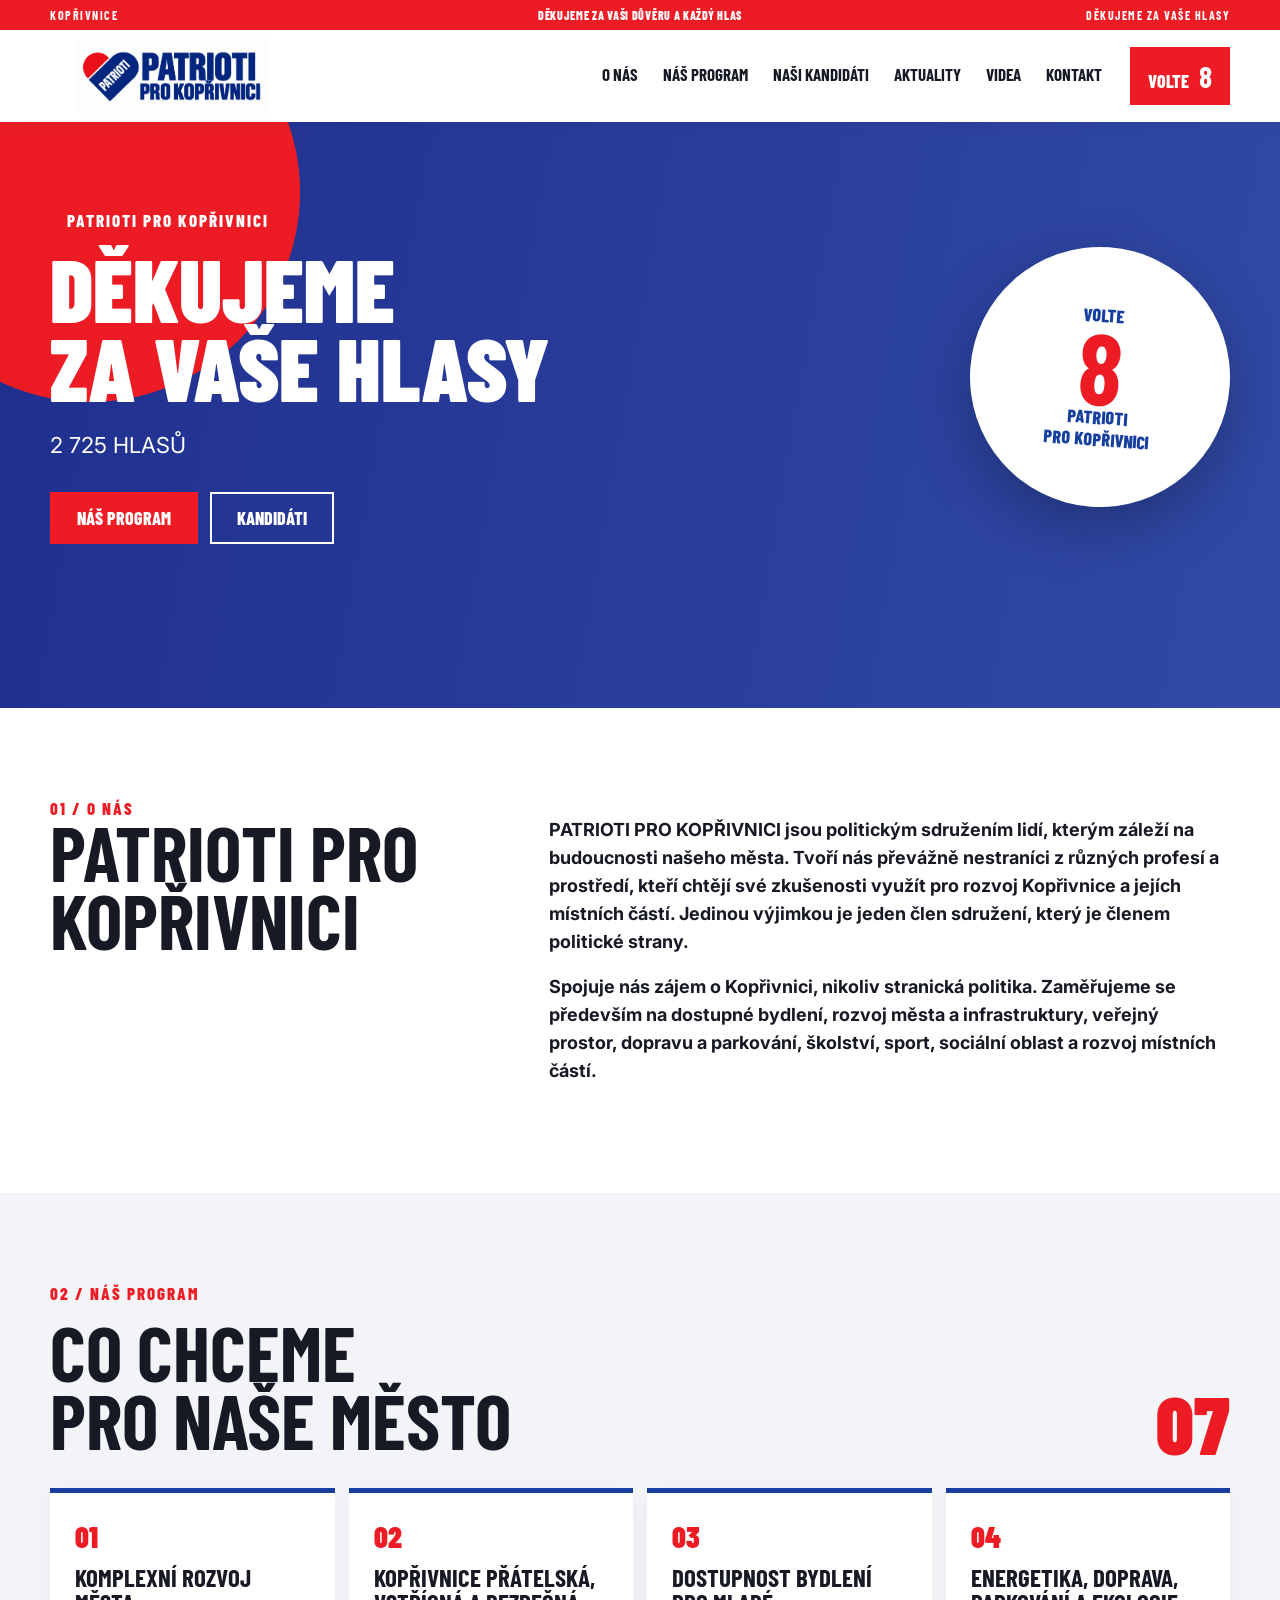
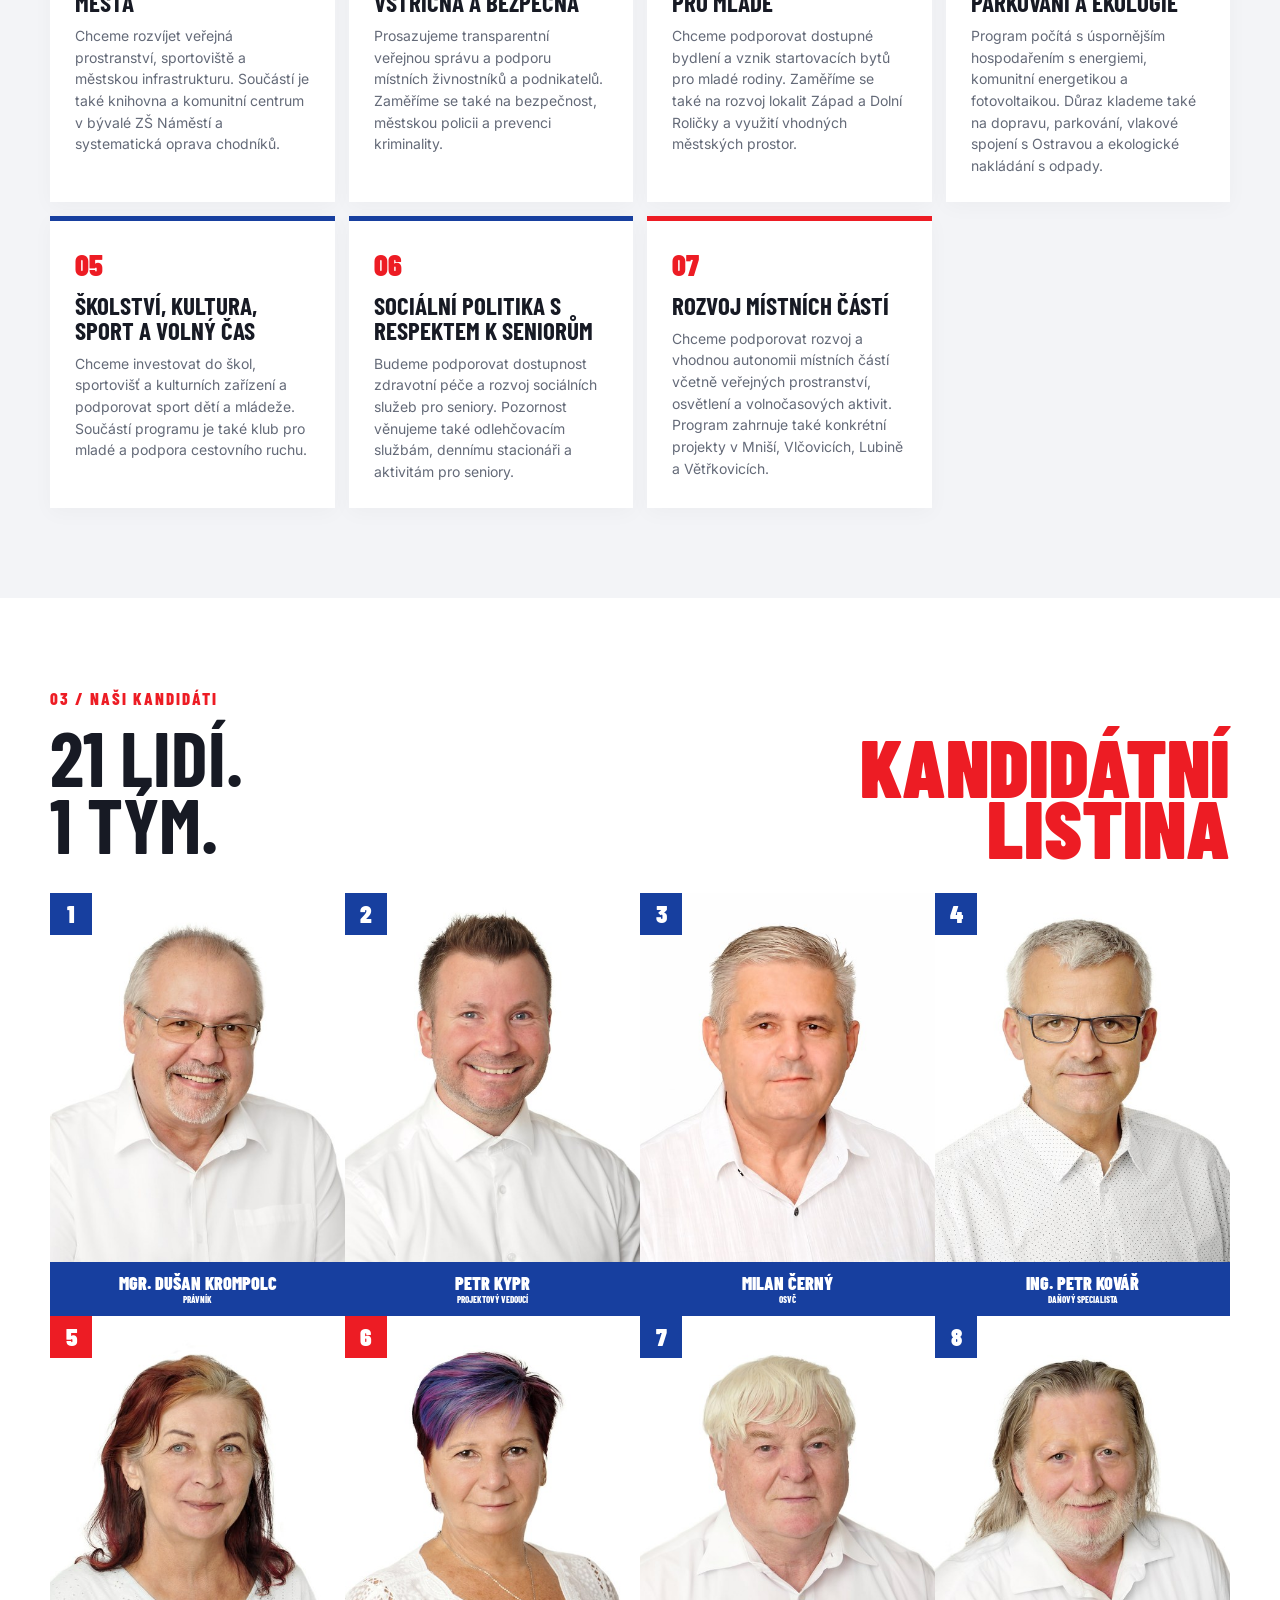
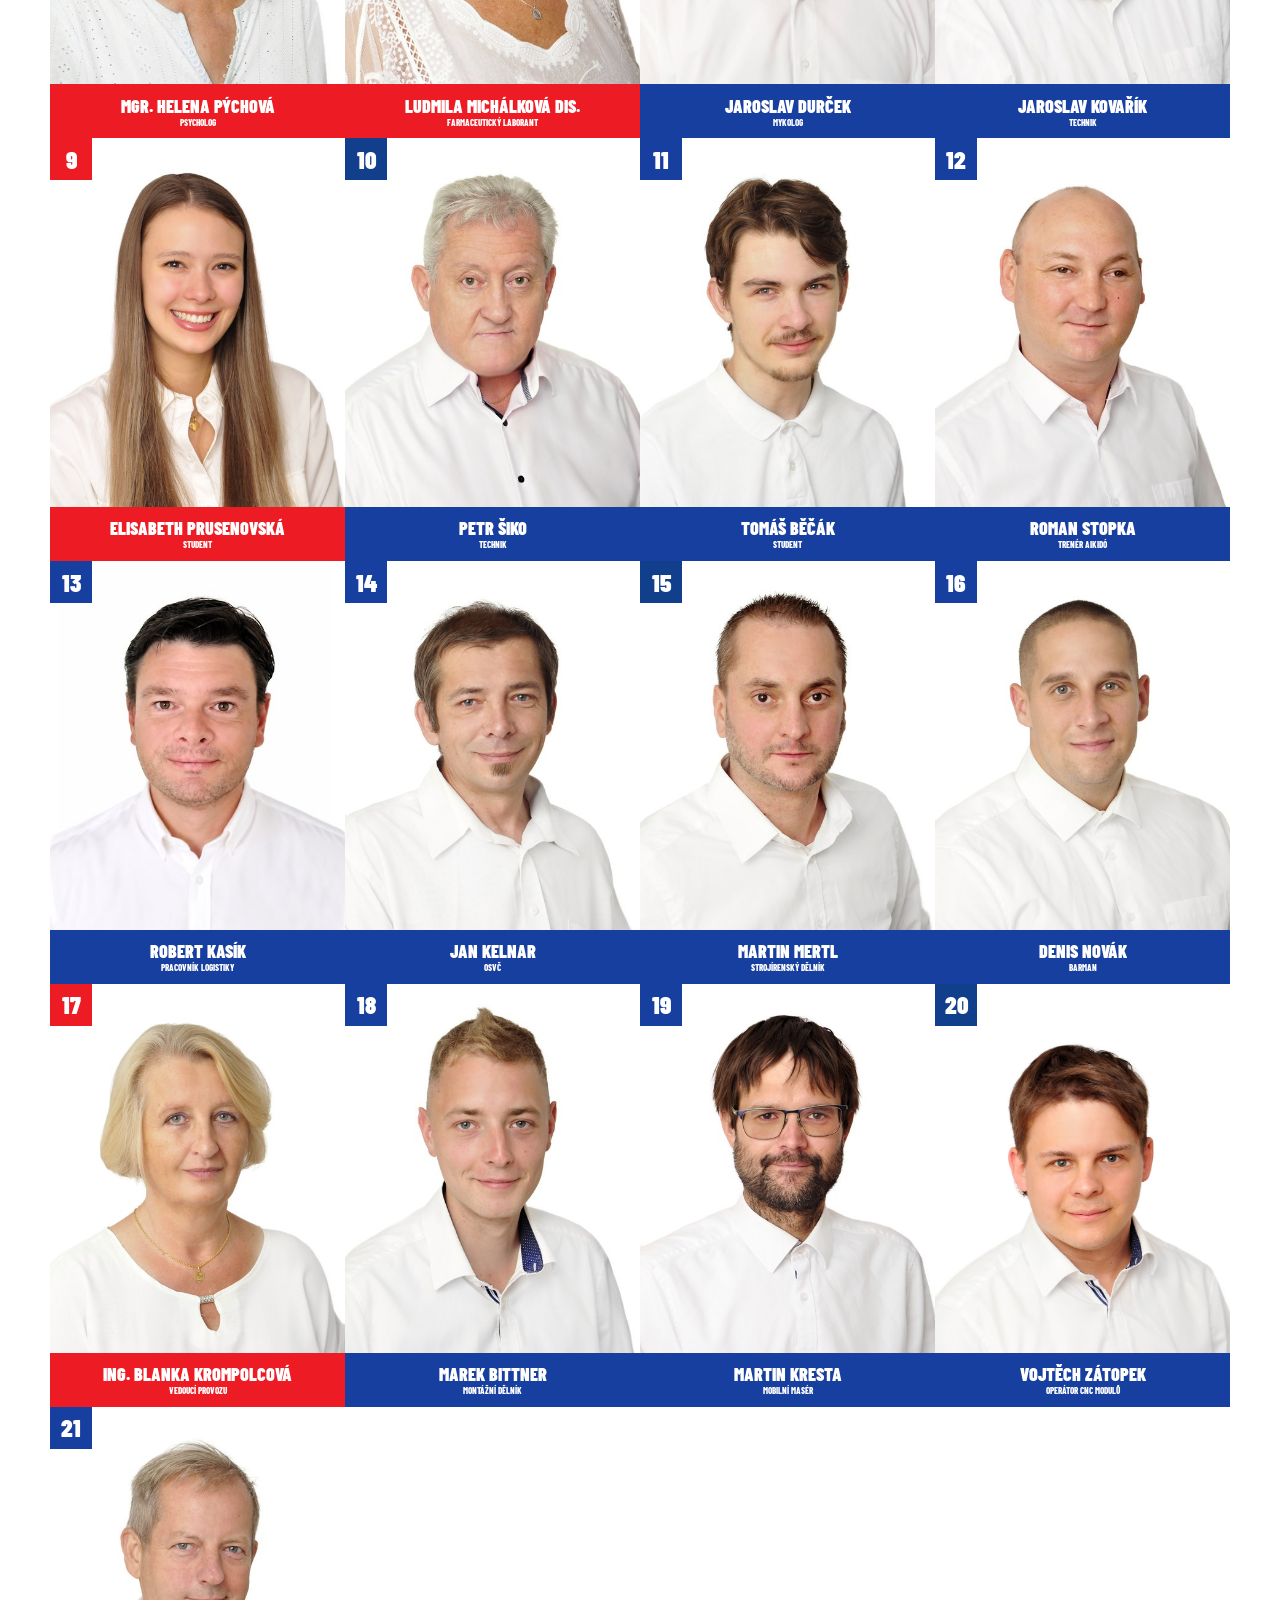
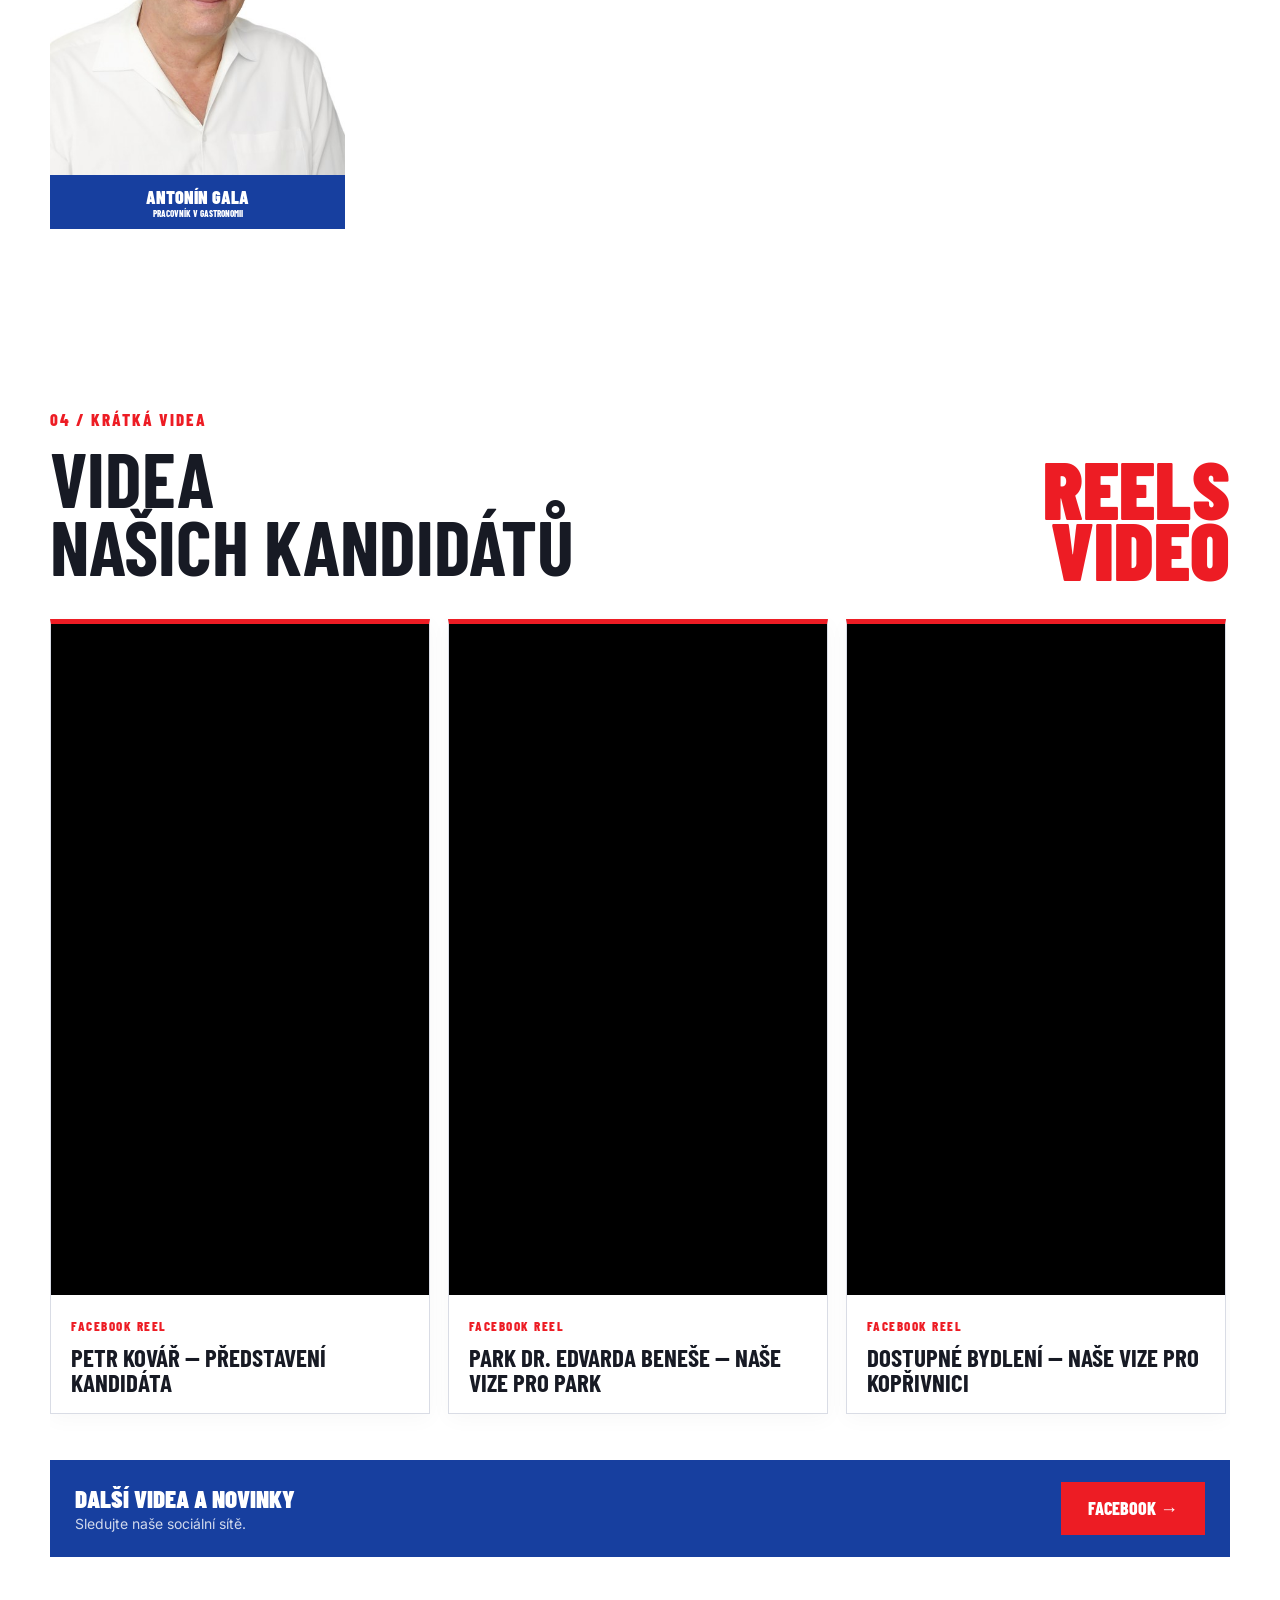
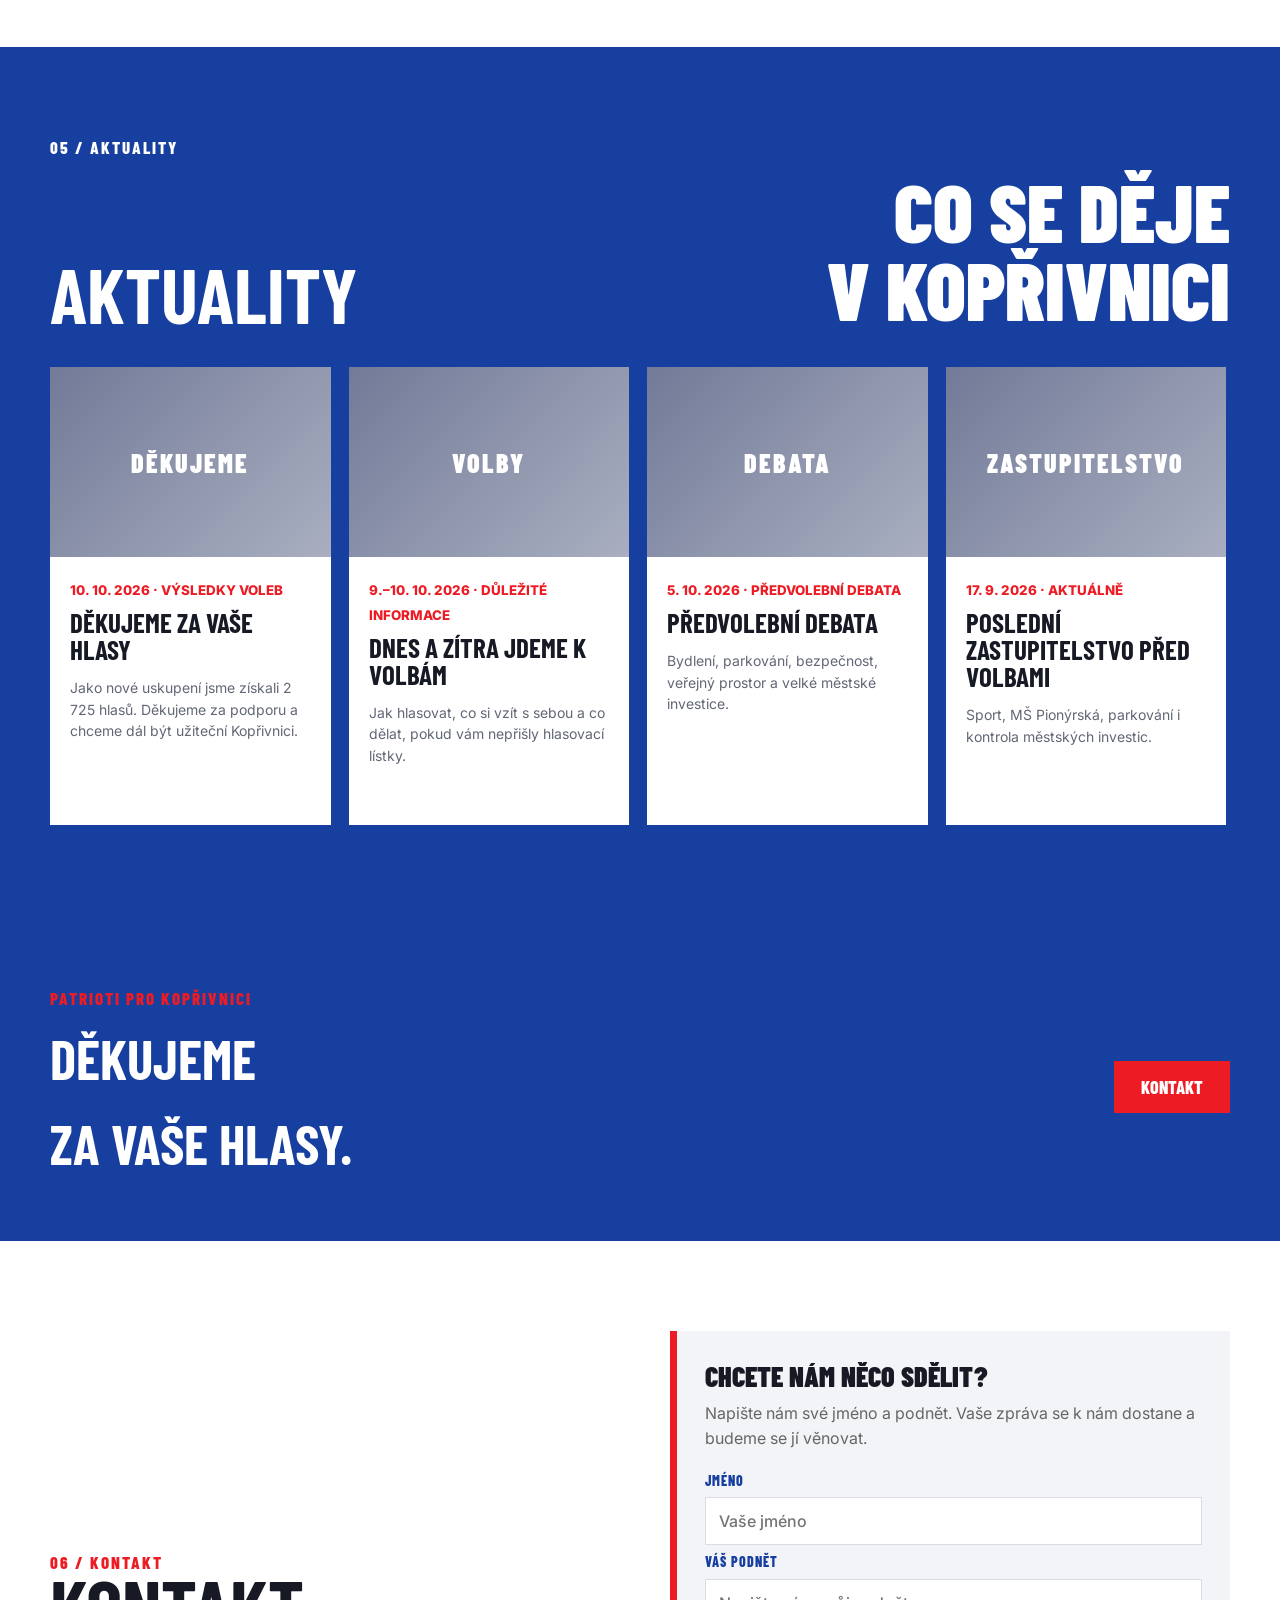
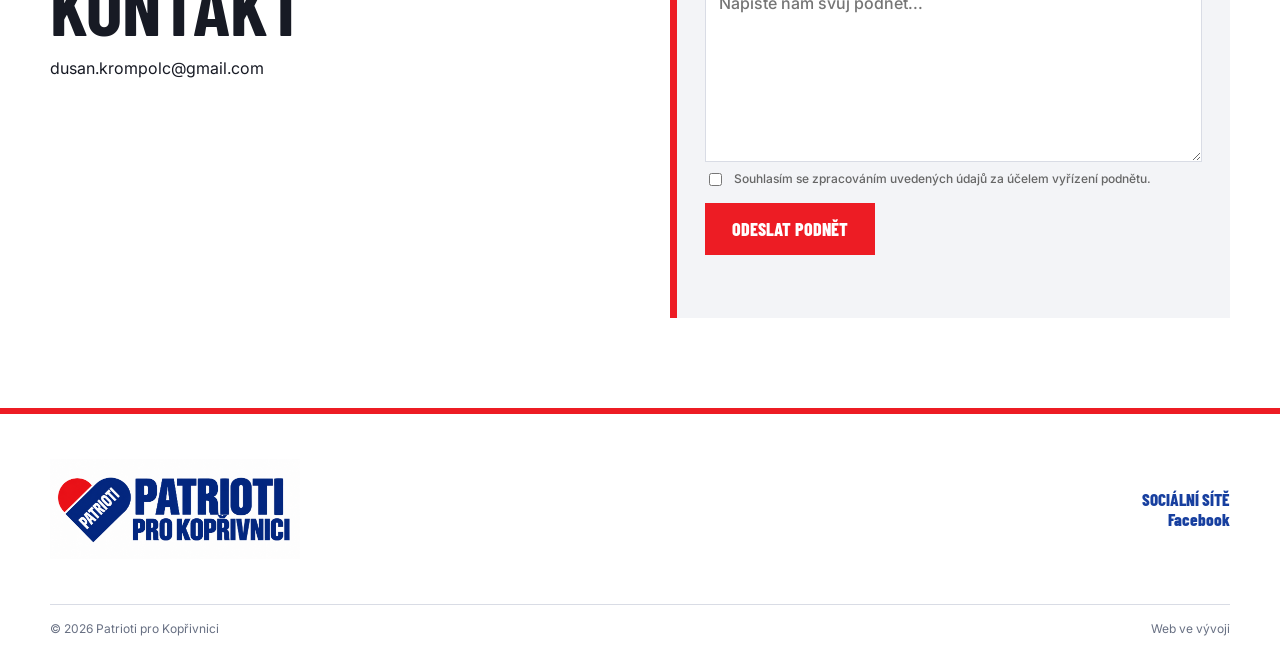
<file: index.html>
<!doctype html><html lang="cs"><head><meta charset="utf-8"><meta name="viewport" content="width=device-width,initial-scale=1"><meta name="description" content="Patrioti pro Kopřivnici – politické sdružení lidí z Kopřivnice a místních částí. Naše kandidátka, volební program a priority pro rozvoj města."><meta name="keywords" content="Patrioti pro Kopřivnici, Patrioti Kopřivnice, Kopřivnice, volby Kopřivnice, komunální volby Kopřivnice 2026, kandidáti Kopřivnice, volební program Kopřivnice"><meta name="robots" content="index, follow"><link rel="canonical" href="https://patriotikoprivnice.cz/"><meta property="og:title" content="Patrioti pro Kopřivnici"><meta property="og:description" content="Patrioti pro Kopřivnici — kandidáti do Zastupitelstva města Kopřivnice. Volební program a kandidátní listina."><meta property="og:type" content="website"><meta property="og:url" content="https://patriotikoprivnice.cz/"><meta property="og:site_name" content="Patrioti pro Kopřivnici"><title>Patrioti pro Kopřivnici</title><link rel="icon" type="image/svg+xml" href="assets/images/favicon.svg?v=1"><link rel="preconnect" href="https://fonts.googleapis.com"><link rel="preconnect" href="https://fonts.gstatic.com" crossorigin><link href="https://fonts.googleapis.com/css2?family=Barlow+Condensed:wght@500;600;700;800;900&family=Inter:wght@400;500;600;700&display=swap" rel="stylesheet"><link rel="stylesheet" href="assets/css/style.css?v=28"></head><body><header class="site-header"><div class="topline"><div class="container topinner"><span>KOPŘIVNICE</span><span>DĚKUJEME ZA VAŠE HLASY</span><span class="election-countdown" id="election-countdown" aria-live="off">OTEVŘENÍ VOLEBNÍCH MÍSTNOSTÍ ZA <b>07:18:00</b></span></div></div><div class="container nav-wrap"><a class="brand" href="#top"><img src="assets/images/logo.svg?v=2" alt="Patrioti pro Kopřivnici"></a><button class="menu-toggle" aria-expanded="false" aria-controls="main-nav">MENU</button><nav id="main-nav" class="main-nav"><a href="#o-nas">O nás</a><a href="#program">Náš program</a><a href="#kandidati">Naši kandidáti</a><a href="#aktuality">Aktuality</a><a href="#reels">Videa</a><a href="#kontakt">Kontakt</a></nav><a class="vote-btn" href="#kandidati">VOLTE <strong>8</strong></a></div></header><main id="top"><section class="hero"><div class="hero-bg"></div><div class="hero-red"></div><div class="container hero-inner"><div class="hero-left"><div class="hero-kicker">PATRIOTI PRO KOPŘIVNICI</div><h1>DĚKUJEME<br>ZA VAŠE HLASY</h1><p class="hero-sub">2 725 HLASŮ</p><div class="hero-actions"><a class="btn red" href="#program">NÁŠ PROGRAM</a><a class="btn white" href="#kandidati">KANDIDÁTI</a></div></div><div class="hero-badge"><span>VOLTE</span><b>8</b><span>PATRIOTI<br>PRO KOPŘIVNICI</span></div></div><div class="hero-bottom"><div class="container"><span>21 LIDÍ.</span><span>1 TÝM.</span><span>1 MĚSTO.</span></div></div></section><section class="section intro" id="o-nas"><div class="container two-col"><div><div class="kicker">01 / O NÁS</div><h2>Patrioti pro<br>Kopřivnici</h2></div><div class="leadtext"><p><strong>PATRIOTI PRO KOPŘIVNICI jsou politickým sdružením lidí, kterým záleží na budoucnosti našeho města. Tvoří nás převážně nestraníci z různých profesí a prostředí, kteří chtějí své zkušenosti využít pro rozvoj Kopřivnice a jejích místních částí. Jedinou výjimkou je jeden člen sdružení, který je členem politické strany.</strong></p><p><strong>Spojuje nás zájem o Kopřivnici, nikoliv stranická politika. Zaměřujeme se především na dostupné bydlení, rozvoj města a infrastruktury, veřejný prostor, dopravu a parkování, školství, sport, sociální oblast a rozvoj místních částí.</strong></p></div></div></section><section class="section program section-gray" id="program"><div class="container"><div class="kicker">02 / NÁŠ PROGRAM</div><div class="section-title"><h2>Co chceme<br>pro naše město</h2><span>07</span></div><div class="program-grid">
<article><b>01</b><h3>Komplexní rozvoj města</h3><p>Chceme rozvíjet veřejná prostranství, sportoviště a městskou infrastrukturu. Součástí je také knihovna a komunitní centrum v bývalé ZŠ Náměstí a systematická oprava chodníků.</p></article>
<article><b>02</b><h3>Kopřivnice přátelská, vstřícná a bezpečná</h3><p>Prosazujeme transparentní veřejnou správu a podporu místních živnostníků a podnikatelů. Zaměříme se také na bezpečnost, městskou policii a prevenci kriminality.</p></article>
<article><b>03</b><h3>Dostupnost bydlení pro mladé</h3><p>Chceme podporovat dostupné bydlení a vznik startovacích bytů pro mladé rodiny. Zaměříme se také na rozvoj lokalit Západ a Dolní Roličky a využití vhodných městských prostor.</p></article>
<article><b>04</b><h3>Energetika, doprava, parkování a ekologie</h3><p>Program počítá s úspornějším hospodařením s energiemi, komunitní energetikou a fotovoltaikou. Důraz klademe také na dopravu, parkování, vlakové spojení s Ostravou a ekologické nakládání s odpady.</p></article>
<article><b>05</b><h3>Školství, kultura, sport a volný čas</h3><p>Chceme investovat do škol, sportovišť a kulturních zařízení a podporovat sport dětí a mládeže. Součástí programu je také klub pro mladé a podpora cestovního ruchu.</p></article>
<article><b>06</b><h3>Sociální politika s respektem k seniorům</h3><p>Budeme podporovat dostupnost zdravotní péče a rozvoj sociálních služeb pro seniory. Pozornost věnujeme také odlehčovacím službám, dennímu stacionáři a aktivitám pro seniory.</p></article>
<article class="redcard"><b>07</b><h3>Rozvoj místních částí</h3><p>Chceme podporovat rozvoj a vhodnou autonomii místních částí včetně veřejných prostranství, osvětlení a volnočasových aktivit. Program zahrnuje také konkrétní projekty v Mniší, Vlčovicích, Lubině a Větřkovicích.</p></article></div></div></section><section class="section candidates" id="kandidati"><div class="container"><div class="kicker">03 / NAŠI KANDIDÁTI</div><div class="section-title"><h2>21 lidí.<br>1 tým.</h2><span>KANDIDÁTNÍ<br>LISTINA</span></div><div class="candidate-grid"><a class="candidate" href="#kandidat-1" data-candidate="1" aria-label="Kandidát 1: Mgr. Dušan Krompolc"><div class="portrait"><img src="assets/images/candidates/01.jpg" alt="" loading="lazy"><span>1</span></div><div><b>01</b><h3>Mgr. Dušan Krompolc</h3><p>právník</p></div></a><a class="candidate" href="#kandidat-2" data-candidate="2" aria-label="Kandidát 2: Petr Kypr"><div class="portrait"><img src="assets/images/candidates/02.jpg" alt="" loading="lazy"><span>2</span></div><div><b>02</b><h3>Petr Kypr</h3><p>projektový vedoucí</p></div></a><a class="candidate" href="#kandidat-3" data-candidate="3" aria-label="Kandidát 3: Milan Černý"><div class="portrait"><img src="assets/images/candidates/03.jpg" alt="" loading="lazy"><span>3</span></div><div><b>03</b><h3>Milan Černý</h3><p>OSVČ</p></div></a><a class="candidate" href="#kandidat-4" data-candidate="4" aria-label="Kandidát 4: Ing. Petr Kovář"><div class="portrait"><img src="assets/images/candidates/04.jpg" alt="" loading="lazy"><span>4</span></div><div><b>04</b><h3>Ing. Petr Kovář</h3><p>daňový specialista</p></div></a><a class="candidate" href="#kandidat-5" data-candidate="5" aria-label="Kandidát 5: Mgr. Helena Pýchová"><div class="portrait"><img src="assets/images/candidates/05.jpg" alt="" loading="lazy"><span>5</span></div><div><b>05</b><h3>Mgr. Helena Pýchová</h3><p>psycholog</p></div></a><a class="candidate" href="#kandidat-6" data-candidate="6" aria-label="Kandidát 6: Ludmila Michálková DiS."><div class="portrait"><img src="assets/images/candidates/06.jpg" alt="" loading="lazy"><span>6</span></div><div><b>06</b><h3>Ludmila Michálková DiS.</h3><p>farmaceutický laborant</p></div></a><a class="candidate" href="#kandidat-7" data-candidate="7" aria-label="Kandidát 7: Jaroslav Durček"><div class="portrait"><img src="assets/images/candidates/07.jpg" alt="" loading="lazy"><span>7</span></div><div><b>07</b><h3>Jaroslav Durček</h3><p>mykolog</p></div></a><a class="candidate" href="#kandidat-8" data-candidate="8" aria-label="Kandidát 8: Jaroslav Kovařík"><div class="portrait"><img src="assets/images/candidates/08.jpg" alt="" loading="lazy"><span>8</span></div><div><b>08</b><h3>Jaroslav Kovařík</h3><p>technik</p></div></a><a class="candidate" href="#kandidat-9" data-candidate="9" aria-label="Kandidát 9: Elisabeth Prusenovská"><div class="portrait"><img src="assets/images/candidates/09.jpg" alt="" loading="lazy"><span>9</span></div><div><b>09</b><h3>Elisabeth Prusenovská</h3><p>student</p></div></a><a class="candidate" href="#kandidat-10" data-candidate="10" aria-label="Kandidát 10: Petr Šiko"><div class="portrait"><img src="assets/images/candidates/10.jpg" alt="" loading="lazy"><span>10</span></div><div><b>10</b><h3>Petr Šiko</h3><p>technik</p></div></a><a class="candidate" href="#kandidat-11" data-candidate="11" aria-label="Kandidát 11: Tomáš Běčák"><div class="portrait"><img src="assets/images/candidates/11.jpg" alt="" loading="lazy"><span>11</span></div><div><b>11</b><h3>Tomáš Běčák</h3><p>student</p></div></a><a class="candidate" href="#kandidat-12" data-candidate="12" aria-label="Kandidát 12: Roman Stopka"><div class="portrait"><img src="assets/images/candidates/12.jpg" alt="" loading="lazy"><span>12</span></div><div><b>12</b><h3>Roman Stopka</h3><p>trenér Aikidó</p></div></a><a class="candidate" href="#kandidat-13" data-candidate="13" aria-label="Kandidát 13: Robert Kasík"><div class="portrait"><img src="assets/images/candidates/13.jpg" alt="" loading="lazy"><span>13</span></div><div><b>13</b><h3>Robert Kasík</h3><p>pracovník logistiky</p></div></a><a class="candidate" href="#kandidat-14" data-candidate="14" aria-label="Kandidát 14: Jan Kelnar"><div class="portrait"><img src="assets/images/candidates/14.jpg" alt="" loading="lazy"><span>14</span></div><div><b>14</b><h3>Jan Kelnar</h3><p>OSVČ</p></div></a><a class="candidate" href="#kandidat-15" data-candidate="15" aria-label="Kandidát 15: Martin Mertl"><div class="portrait"><img src="assets/images/candidates/15.jpg" alt="" loading="lazy"><span>15</span></div><div><b>15</b><h3>Martin Mertl</h3><p>strojírenský dělník</p></div></a><a class="candidate" href="#kandidat-16" data-candidate="16" aria-label="Kandidát 16: Denis Novák"><div class="portrait"><img src="assets/images/candidates/16.jpg" alt="" loading="lazy"><span>16</span></div><div><b>16</b><h3>Denis Novák</h3><p>barman</p></div></a><a class="candidate" href="#kandidat-17" data-candidate="17" aria-label="Kandidát 17: Ing. Blanka Krompolcová"><div class="portrait"><img src="assets/images/candidates/17.jpg" alt="" loading="lazy"><span>17</span></div><div><b>17</b><h3>Ing. Blanka Krompolcová</h3><p>vedoucí provozu</p></div></a><a class="candidate" href="#kandidat-18" data-candidate="18" aria-label="Kandidát 18: Marek Bittner"><div class="portrait"><img src="assets/images/candidates/18.jpg" alt="" loading="lazy"><span>18</span></div><div><b>18</b><h3>Marek Bittner</h3><p>montážní dělník</p></div></a><a class="candidate" href="#kandidat-19" data-candidate="19" aria-label="Kandidát 19: Martin Kresta"><div class="portrait"><img src="assets/images/candidates/19.jpg" alt="" loading="lazy"><span>19</span></div><div><b>19</b><h3>Martin Kresta</h3><p>mobilní masér</p></div></a><a class="candidate" href="#kandidat-20" data-candidate="20" aria-label="Kandidát 20: Vojtěch Zátopek"><div class="portrait"><img src="assets/images/candidates/20.JPG" alt="" loading="lazy"><span>20</span></div><div><b>20</b><h3>Vojtěch Zátopek</h3><p>operátor CNC modulů</p></div></a><a class="candidate" href="#kandidat-21" data-candidate="21" aria-label="Kandidát 21: Antonín Gala"><div class="portrait"><img src="assets/images/candidates/21.jpg" alt="" loading="lazy"><span>21</span></div><div><b>21</b><h3>Antonín Gala</h3><p>pracovník v gastronomii</p></div></a></div><div class="candidate-modal" id="candidate-modal" aria-hidden="true" role="dialog" aria-modal="true" aria-labelledby="candidate-modal-name"><div class="candidate-modal-backdrop" data-close-candidate></div><div class="candidate-modal-box"><button class="candidate-modal-close" type="button" aria-label="Zavřít" data-close-candidate>×</button><span class="candidate-modal-number" id="candidate-modal-number"></span><div class="candidate-modal-kicker">KANDIDÁTNÍ LISTINA</div><h3 id="candidate-modal-name"></h3><div class="candidate-detail-grid"><div><small>POHLAVÍ</small><strong id="candidate-modal-sex"></strong></div><div><small>VĚK</small><strong id="candidate-modal-age"></strong></div><div><small>POVOLÁNÍ</small><strong id="candidate-modal-role"></strong></div><div><small>ČÁST OBCE</small><strong id="candidate-modal-place"></strong></div><div class="candidate-detail-full"><small>POLITICKÁ PŘÍSLUŠNOST</small><strong id="candidate-modal-party"></strong></div></div><a class="btn red" href="#kandidati" data-close-candidate>ZPĚT NA KANDIDÁTKU</a></div></div></div></div></section><section class="section reels" id="reels"><div class="container"><div class="kicker">04 / KRÁTKÁ VIDEA</div><div class="section-title"><h2>Videa<br>našich kandidátů</h2><span>REELS<br>VIDEO</span></div><div class="reels-grid"><article class="reel-item"><div class="reel-embed"><iframe src="https://www.facebook.com/plugins/video.php?href=https%3A%2F%2Fwww.facebook.com%2Freel%2F1572443974632305%2F&show_text=false&width=500" title="Facebook Reel — Petr Kovář" scrolling="no" frameborder="0" allow="autoplay; clipboard-write; encrypted-media; picture-in-picture; web-share" allowfullscreen="true"></iframe></div><div class="reel-caption"><small>FACEBOOK REEL</small><h3>Petr Kovář — představení kandidáta</h3></div></article><article class="reel-item"><div class="reel-embed"><iframe src="https://www.facebook.com/plugins/video.php?href=https%3A%2F%2Fwww.facebook.com%2Freel%2F28286665224366051%2F&show_text=false&width=500" title="Facebook Reel" scrolling="no" frameborder="0" allow="autoplay; clipboard-write; encrypted-media; picture-in-picture; web-share" allowfullscreen="true"></iframe></div><div class="reel-caption"><small>FACEBOOK REEL</small><h3>Park Dr. Edvarda Beneše — naše vize pro park</h3></div></article><article class="reel-item"><div class="reel-embed"><iframe src="https://www.facebook.com/plugins/video.php?href=https%3A%2F%2Fwww.facebook.com%2Freel%2F4549635875306272%2F&show_text=false&width=500" title="Facebook Reel" scrolling="no" frameborder="0" allow="autoplay; clipboard-write; encrypted-media; picture-in-picture; web-share" allowfullscreen="true"></iframe></div><div class="reel-caption"><small>FACEBOOK REEL</small><h3>Dostupné bydlení — naše vize pro Kopřivnici</h3></div></article><article class="reel-item"><div class="reel-embed"><iframe src="https://www.facebook.com/plugins/video.php?href=https%3A%2F%2Fwww.facebook.com%2Freel%2F1123441996745899%2F&show_text=false&width=500" title="Facebook Reel" scrolling="no" frameborder="0" allow="autoplay; clipboard-write; encrypted-media; picture-in-picture; web-share" allowfullscreen="true"></iframe></div><div class="reel-caption"><small>FACEBOOK REEL</small><h3>Jaroslav Kovařík — představení kandidáta</h3></div></article><article class="reel-item"><div class="reel-embed"><iframe src="https://www.facebook.com/plugins/video.php?href=https%3A%2F%2Fwww.facebook.com%2F61592803906172%2Fvideos%2F943094388267019%2F&show_text=false&width=500" title="Facebook video — Milan Černý" scrolling="no" frameborder="0" allow="autoplay; clipboard-write; encrypted-media; picture-in-picture; web-share" allowfullscreen="true"></iframe></div><div class="reel-caption"><small>FACEBOOK REEL</small><h3>Milan Černý — představení kandidáta</h3></div></article><article class="reel-item"><div class="reel-embed"><iframe src="https://www.facebook.com/plugins/video.php?href=https%3A%2F%2Fwww.facebook.com%2Freel%2F2389803521551900%2F&show_text=false&width=500" title="Facebook Reel" scrolling="no" frameborder="0" allow="autoplay; clipboard-write; encrypted-media; gyroscope; picture-in-picture; web-share" allowfullscreen="true"></iframe></div><div class="reel-caption"><small>FACEBOOK REEL</small><h3>Dušan Krompolc — představení lídra</h3></div></article><article class="reel-item"><div class="reel-embed"><iframe src="https://www.facebook.com/plugins/video.php?href=https%3A%2F%2Fwww.facebook.com%2Freel%2F1103898925642671%2F&show_text=false&width=500" title="Facebook Reel" scrolling="no" frameborder="0" allow="autoplay; clipboard-write; encrypted-media; gyroscope; picture-in-picture; web-share" allowfullscreen="true"></iframe></div><div class="reel-caption"><small>FACEBOOK REEL</small><h3>Jiří Tichánek - o historii a podpoře Patriotů pro Kopřivnici</h3></div></article></div><div class="social-follow"><div><strong>DALŠÍ VIDEA A NOVINKY</strong><span>Sledujte naše sociální sítě.</span></div><a class="btn red" href="https://www.facebook.com/people/Patrioti-pro-Kop%C5%99ivnici/61592803906172/" target="_blank" rel="noopener noreferrer">FACEBOOK →</a></div></div></section><section class="section news section-navy" id="aktuality"><div class="container"><div class="kicker light">05 / AKTUALITY</div><div class="section-title"><h2>Aktuality</h2><span class="light">CO SE DĚJE<br>V KOPŘIVNICI</span></div><div class="news-grid"><article class="news-card" data-news="7" tabindex="0" role="button"><div class="news-photo">DĚKUJEME</div><div class="news-body"><small>10. 10. 2026 · VÝSLEDKY VOLEB</small><h3>Děkujeme za vaše hlasy</h3><p>Jako nové uskupení jsme získali 2 725 hlasů. Děkujeme za podporu a chceme dál být užiteční Kopřivnici.</p></div></article><article class="news-card" data-news="6" tabindex="0" role="button"><div class="news-photo">VOLBY</div><div class="news-body"><small>9.–10. 10. 2026 · DŮLEŽITÉ INFORMACE</small><h3>Dnes a zítra jdeme k volbám</h3><p>Jak hlasovat, co si vzít s sebou a co dělat, pokud vám nepřišly hlasovací lístky.</p></div></article><article class="news-card" data-news="5" tabindex="0" role="button"><div class="news-photo">DEBATA</div><div class="news-body"><small>5. 10. 2026 · PŘEDVOLEBNÍ DEBATA</small><h3>Předvolební debata</h3><p>Bydlení, parkování, bezpečnost, veřejný prostor a velké městské investice.</p></div></article><article class="news-card" data-news="1" tabindex="0" role="button"><div class="news-photo">ZASTUPITELSTVO</div><div class="news-body"><small>17. 9. 2026 · AKTUÁLNĚ</small><h3>Poslední zastupitelstvo před volbami</h3><p>Sport, MŠ Pionýrská, parkování i kontrola městských investic.</p></div></article><article class="news-card" data-news="4" tabindex="0" role="button"><div class="news-photo">ROZHOVOR</div><div class="news-body"><small>14. 9. 2026 · KTKSTUDIO</small><h3>Volební rozhovor lídra Patriotů</h3><p>Dostupné bydlení, veřejný prostor a parkování. Rozhovor s lídrem kandidátky Mgr. Dušanem Krompolcem.</p></div></article><article class="news-card" data-news="2" tabindex="0" role="button"><div class="news-photo">PROGRAM</div><div class="news-body"><small>VOLEBNÍ PROGRAM</small><h3>Volební program Patriotů pro Kopřivnici</h3><p>Komplexní rozvoj města, bydlení, doprava a parkování, školství, sociální oblast a rozvoj místních částí.</p></div></article><article class="news-card" data-news="3" tabindex="0" role="button"><div class="news-photo">KOPŘIVNICE</div><div class="news-body"><small>MĚSTO</small><h3>Naše město, naše budoucnost</h3><p>Informace o našich aktivitách a dění v Kopřivnici.</p></div></article></div></div><div class="news-modal" id="news-modal" aria-hidden="true" role="dialog" aria-modal="true" aria-labelledby="news-modal-title"><div class="news-modal-backdrop" data-close-news></div><div class="news-modal-box"><button class="news-modal-close" type="button" aria-label="Zavřít" data-close-news>×</button><div class="news-modal-kicker" id="news-modal-kicker"></div><h3 id="news-modal-title"></h3><div class="news-modal-text" id="news-modal-text"></div><div class="news-program-pagination" id="news-program-pagination" hidden><button class="news-program-arrow" type="button" data-news-page="prev" id="news-program-prev" aria-label="Předchozí strana">←</button><span><b id="news-program-page-current">1</b> / <span id="news-program-page-total">8</span></span><button class="news-program-arrow" type="button" data-news-page="next" id="news-program-next" aria-label="Další strana">→</button></div><div class="news-modal-video" id="news-modal-video"></div><button class="btn red" type="button" data-close-news>ZPĚT NA AKTUALITY</button></div></div></section><section class="cta"><div class="container"><div><div class="kicker">PATRIOTI PRO KOPŘIVNICI</div><h2>Děkujeme<br>za vaše hlasy.</h2></div><a class="btn red" href="#kontakt">KONTAKT</a></div></section><section class="section contact" id="kontakt"><div class="container contact-inner"><div><div class="kicker">06 / KONTAKT</div><h2>Kontakt</h2><p><a href="mailto:dusan.krompolc@gmail.com">dusan.krompolc@gmail.com</a></p></div><div class="contact-card feedback-card"><strong>CHCETE NÁM NĚCO SDĚLIT?</strong><span>Napište nám své jméno a podnět. Vaše zpráva se k nám dostane a budeme se jí věnovat.</span><form class="feedback-form" id="feedback-form" action="" method="post" target="feedback-submit-frame" data-endpoint="https://script.google.com/macros/s/AKfycbzwdAzoOmu-tI1BLeiGcUPKAIC64EYhH_B4u_w-PDgBUCoBafRkIFbA_y1AN8EXLF28KA/exec"><label for="feedback-name">JMÉNO</label><input id="feedback-name" name="name" type="text" maxlength="80" autocomplete="name" placeholder="Vaše jméno" required><label for="feedback-message">VÁŠ PODNĚT</label><textarea id="feedback-message" name="message" maxlength="3000" rows="7" placeholder="Napište nám svůj podnět..." required></textarea><div class="feedback-honeypot" aria-hidden="true"><label>Nechte toto pole prázdné<input name="website" type="text" tabindex="-1" autocomplete="off"></label></div><label class="feedback-consent"><input name="consent" type="checkbox" value="ano" required><span>Souhlasím se zpracováním uvedených údajů za účelem vyřízení podnětu.</span></label><button class="btn red" type="submit">ODESLAT PODNĚT</button><p class="feedback-status" id="feedback-status" role="status" aria-live="polite"></p></form><iframe name="feedback-submit-frame" id="feedback-submit-frame" class="feedback-submit-frame" title="Odeslání podnětu"></iframe></div></div></section></main><footer><div class="container footer-main"><img src="assets/images/logo.svg?v=3" alt="Patrioti pro Kopřivnici"><div class="social">SOCIÁLNÍ SÍTĚ<br><a href="https://www.facebook.com/people/Patrioti-pro-Kop%C5%99ivnici/61592803906172/" target="_blank" rel="noopener noreferrer">Facebook</a></div></div><div class="container footer-bottom"><span>© 2026 Patrioti pro Kopřivnici</span><span>Web ve vývoji</span></div></footer><script src="assets/js/main.js?v=17"></script></body></html>
</file>
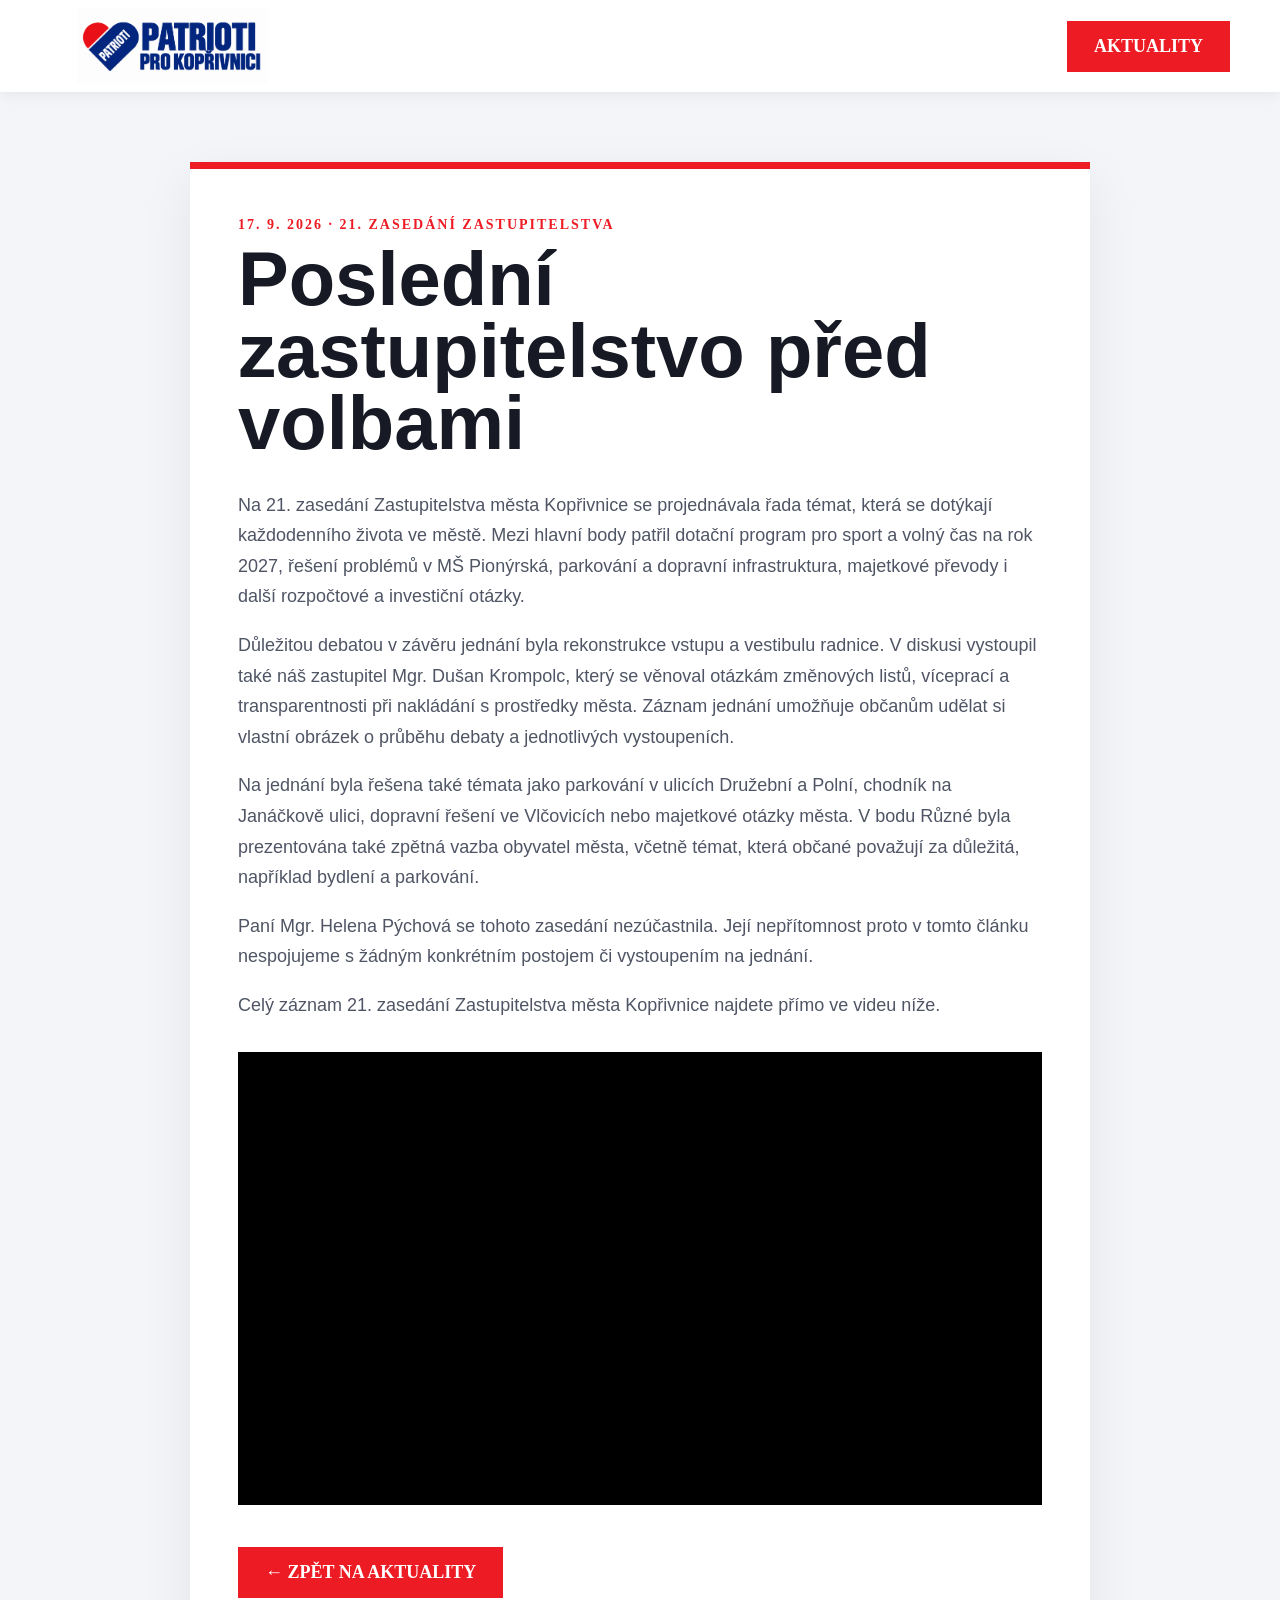
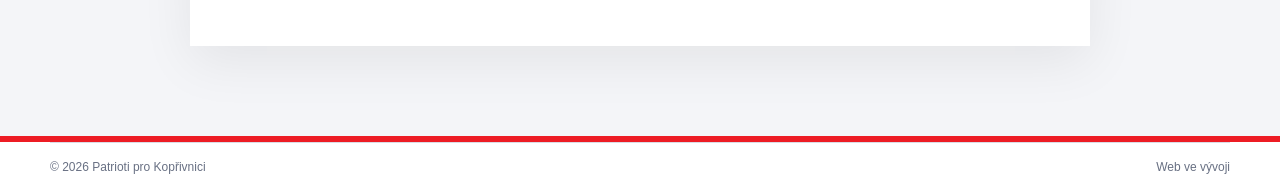
<file: aktualita-zastupitelstvo.html>
<!doctype html>
<html lang="cs">
<head>
<meta charset="utf-8">
<meta name="viewport" content="width=device-width, initial-scale=1">
<title>Poslední zastupitelstvo před volbami | Patrioti pro Kopřivnici</title>
<link rel="stylesheet" href="assets/css/style.css?v=13">
<style>
.article-page{background:#f4f5f8;min-height:100vh}.article-main{padding:70px 0 90px}.article-box{background:#fff;border-top:7px solid var(--red);padding:48px;max-width:900px;margin:auto;box-shadow:0 16px 50px #00000012}.article-kicker{color:var(--red);font:800 14px 'Barlow Condensed';letter-spacing:2px}.article-box h1{font-size:clamp(42px,7vw,76px);line-height:.95;margin:10px 0 30px}.article-box p{font-size:18px;line-height:1.7;color:#4f5564}.article-video{position:relative;aspect-ratio:16/9;background:#000;margin:32px 0}.article-video iframe{width:100%;height:100%;border:0;display:block}.article-back{display:inline-block;margin-top:10px}@media(max-width:650px){.article-main{padding:30px 0 50px}.article-box{padding:30px 20px}.article-box p{font-size:16px}}
</style>
</head>
<body class="article-page">
<header class="site-header"><div class="container nav-wrap"><a class="brand" href="index.html"><img src="assets/images/logo.svg?v=2" alt="Patrioti pro Kopřivnici"></a><a class="btn red" href="index.html#aktuality">AKTUALITY</a></div></header>
<main class="article-main"><div class="container"><article class="article-box">
<div class="article-kicker">17. 9. 2026 · 21. ZASEDÁNÍ ZASTUPITELSTVA</div>
<h1>Poslední zastupitelstvo před volbami</h1>
<p>Na 21. zasedání Zastupitelstva města Kopřivnice se projednávala řada témat, která se dotýkají každodenního života ve městě. Mezi hlavní body patřil dotační program pro sport a volný čas na rok 2027, řešení problémů v MŠ Pionýrská, parkování a dopravní infrastruktura, majetkové převody i další rozpočtové a investiční otázky.</p>
<p>Důležitou debatou v závěru jednání byla rekonstrukce vstupu a vestibulu radnice. V diskusi vystoupil také náš zastupitel Mgr. Dušan Krompolc, který se věnoval otázkám změnových listů, víceprací a transparentnosti při nakládání s prostředky města. Záznam jednání umožňuje občanům udělat si vlastní obrázek o průběhu debaty a jednotlivých vystoupeních.</p>
<p>Na jednání byla řešena také témata jako parkování v ulicích Družební a Polní, chodník na Janáčkově ulici, dopravní řešení ve Vlčovicích nebo majetkové otázky města. V bodu Různé byla prezentována také zpětná vazba obyvatel města, včetně témat, která občané považují za důležitá, například bydlení a parkování.</p>
<p>Paní Mgr. Helena Pýchová se tohoto zasedání nezúčastnila. Její nepřítomnost proto v tomto článku nespojujeme s žádným konkrétním postojem či vystoupením na jednání.</p>
<p>Celý záznam 21. zasedání Zastupitelstva města Kopřivnice najdete přímo ve videu níže.</p>
<div class="article-video"><iframe src="https://www.youtube.com/embed/soYVftoVsC0?rel=0" title="21. zasedání Zastupitelstva města Kopřivnice" allow="accelerometer; autoplay; clipboard-write; encrypted-media; gyroscope; picture-in-picture; web-share" allowfullscreen></iframe></div>
<a class="btn red article-back" href="index.html#aktuality">← ZPĚT NA AKTUALITY</a>
</article></div></main>
<footer><div class="container footer-bottom"><span>© 2026 Patrioti pro Kopřivnici</span><span>Web ve vývoji</span></div></footer>
</body></html>
</file>
<file: assets/css/style.css>
:root{--blue:#173f9f;--dark:#173f9f;--red:#ed1c24;--ink:#171a24;--gray:#f3f4f7;--line:#d9dce5;--max:1200px}*{box-sizing:border-box}html{scroll-behavior:smooth}body{margin:0;color:var(--ink);font-family:Inter,Arial,sans-serif;line-height:1.55}a{text-decoration:none;color:inherit}.container{width:min(calc(100% - 40px),var(--max));margin:auto}.topline{background:var(--red);color:#fff;font:700 12px 'Barlow Condensed';letter-spacing:1.5px}.topinner{height:30px;display:flex;justify-content:space-between;align-items:center}.site-header{position:sticky;top:0;z-index:100;background:#fff;box-shadow:0 2px 14px #00000012}.nav-wrap{min-height:92px;display:flex;align-items:center;gap:28px}.brand{display:flex;align-items:center;margin-right:auto}.brand img{display:block;width:245px;height:auto;max-height:76px;object-fit:contain}.brand-copy{display:flex;flex-direction:column;font-family:'Barlow Condensed';line-height:.9;color:var(--blue)}.brand-copy b{font-size:27px}.brand-copy small{font-size:15px;font-weight:800;margin-top:5px}.main-nav{display:flex;gap:25px;font:700 17px 'Barlow Condensed';text-transform:uppercase}.main-nav a{padding:29px 0;border-bottom:4px solid transparent}.main-nav a:hover{border-color:var(--red);color:var(--blue)}.vote-btn{background:var(--red);color:#fff;padding:11px 18px;font:800 18px 'Barlow Condensed';white-space:nowrap}.vote-btn strong{font-size:30px;margin-left:6px}.menu-toggle{display:none;background:var(--blue);border:0;color:#fff;padding:11px 15px;font:800 16px 'Barlow Condensed'}.hero{position:relative;overflow:hidden;background:var(--blue);color:#fff}.hero-bg{position:absolute;inset:0;background:linear-gradient(100deg,#202f8f,#314aa6)}.hero-red{position:absolute;left:-120px;top:-140px;width:420px;height:420px;border-radius:50%;background:var(--red)}.hero-inner{min-height:510px;display:flex;align-items:center;justify-content:space-between;position:relative}.hero-left{max-width:780px}.hero-kicker,.kicker{font:800 17px 'Barlow Condensed';letter-spacing:2px;color:var(--red);text-transform:uppercase}.hero-kicker{color:#fff;border-left:5px solid var(--red);padding-left:12px}.hero h1,h2,h3{font-family:'Barlow Condensed';text-transform:uppercase}.hero h1{font-size:clamp(55px,7vw,100px);line-height:.88;margin:18px 0;font-weight:900}.hero-sub{font-size:22px}.hero-actions{display:flex;gap:12px;margin-top:30px}.btn{display:inline-block;padding:13px 25px;font:800 18px 'Barlow Condensed';text-transform:uppercase;border:2px solid}.btn.red{background:var(--red);border-color:var(--red);color:#fff}.btn.white{border-color:#fff;color:#fff}.hero-badge{width:260px;height:260px;border-radius:50%;background:#fff;color:var(--blue);display:flex;flex-direction:column;align-items:center;justify-content:center;text-align:center;font:800 18px 'Barlow Condensed';transform:rotate(4deg);box-shadow:0 20px 60px #0004}.hero-badge b{font-size:100px;line-height:.8;color:var(--red)}.hero-bottom{background:var(--red);font:900 38px 'Barlow Condensed'}.hero-bottom .container{display:flex;gap:60px;padding:15px 0}.section{padding:90px 0}.section-gray{background:var(--gray)}.section-navy{background:var(--blue);color:#fff}.two-col{display:grid;grid-template-columns:.75fr 1.25fr;gap:90px}.section h2{font-size:clamp(52px,6vw,80px);line-height:.88;margin:0}.leadtext{font-size:18px}.section-title{display:flex;justify-content:space-between;align-items:end;margin:15px 0 35px}.section-title>span{font:900 82px 'Barlow Condensed';color:var(--red);line-height:.75;text-align:right}.program-grid{display:grid;grid-template-columns:repeat(4,1fr);gap:14px}.program-grid article{background:#fff;padding:25px;min-height:190px;border-top:5px solid var(--blue);box-shadow:0 5px 20px #00000008}.program-grid article.redcard{border-color:var(--red)}.program-grid b{font:900 30px 'Barlow Condensed';color:var(--red)}.program-grid h3{font-size:25px;line-height:1;margin:10px 0}.program-grid p{font-size:14px;color:#646a78;margin:0}.candidate-grid{display:grid;grid-template-columns:repeat(4,1fr);gap:16px}.candidate{display:block;position:relative;background:#fff;border:1px solid var(--line);color:var(--ink);transition:transform .18s ease,box-shadow .18s ease;border-top:5px solid var(--blue);overflow:hidden}.candidate:hover{transform:translateY(-4px);box-shadow:0 12px 28px #00000014}.candidate:focus-visible{outline:3px solid var(--red);outline-offset:3px}.portrait{height:255px;background:linear-gradient(145deg,#dfe2e9,#b5bac6);position:relative;display:grid;place-items:center}.portrait:after{content:'';position:absolute;inset:0;background:linear-gradient(145deg,#dfe2e9,#b5bac6)}.portrait img{width:100%;height:100%;object-fit:cover;display:block;position:relative;z-index:1}.portrait-initials{position:relative;z-index:1;width:92px;height:92px;border-radius:50%;display:grid;place-items:center;background:#fff;color:var(--blue);font:900 34px 'Barlow Condensed';letter-spacing:1px;box-shadow:0 5px 18px #0002}.portrait span{position:absolute;left:0;top:0;background:var(--blue);color:#fff;padding:5px 10px;font:900 20px 'Barlow Condensed'}.candidate:nth-child(5n) .portrait span{background:var(--red)}.candidate>div:not(.portrait){position:relative;z-index:5;padding:12px 14px 14px;background:#fff;color:var(--ink);text-shadow:none}.candidate h3{font-size:20px;line-height:1;margin:1px 0;color:#fff}.candidate>div:not(.portrait)>b{display:none}.candidate p{font-size:10px;margin:2px 0 0;color:#fff;opacity:.95;text-transform:uppercase;font-weight:700}.reels{background:#fff}.reels-grid{display:grid;grid-template-columns:repeat(3,minmax(0,1fr));gap:20px;align-items:start}.reel-item{background:#fff;border:1px solid var(--line);border-top:5px solid var(--red);overflow:hidden;min-width:0;box-shadow:0 5px 20px #00000008}.reel-embed{background:#000;width:100%;aspect-ratio:9/16;height:auto;overflow:hidden;display:flex;justify-content:center;align-items:stretch}.reel-embed iframe{display:block;width:100% !important;height:100% !important;min-height:0;border:0}.reel-caption{padding:18px 20px}.reel-caption small{font:800 13px 'Barlow Condensed';letter-spacing:1.5px;color:var(--red)}.reel-caption h3{font-size:25px;line-height:1;margin:7px 0 0}.social-follow{margin-top:28px;padding:22px 25px;background:var(--blue);color:#fff;display:flex;align-items:center;justify-content:space-between;gap:25px}.social-follow div{display:flex;flex-direction:column}.social-follow strong{font:900 25px 'Barlow Condensed'}.social-follow span{font-size:14px;opacity:.8}.news-grid{display:grid;grid-template-columns:repeat(3,1fr);gap:20px}.news-grid article{background:#fff;color:var(--ink)}.news-photo{height:190px;background:linear-gradient(135deg,#727a98,#a9afc0);display:grid;place-items:center;color:#fff;font:900 26px 'Barlow Condensed';letter-spacing:2px}.news-body{padding:20px}.news-body small{color:var(--red);font-weight:800}.news-body h3{font-size:27px;line-height:1;margin:7px 0}.news-body p{font-size:14px;color:#626775}.light{color:#fff!important}.cta{background:var(--blue);color:#fff;padding:55px 0}.cta .container{display:flex;align-items:center;justify-content:space-between}.cta h2{font-size:55px;margin:8px 0 0}.contact-inner{display:grid;grid-template-columns:1fr 1fr;gap:60px;align-items:center}.contact-card{background:var(--gray);border-left:7px solid var(--red);padding:40px;display:flex;flex-direction:column;gap:8px}.contact-card strong{font:900 28px 'Barlow Condensed'}.contact-card span{color:#666}footer{background:#fff;color:var(--ink);border-top:6px solid var(--red)}.footer-main{display:grid;grid-template-columns:auto 1fr 1fr;align-items:center;gap:18px;padding-top:45px;padding-bottom:45px}.footer-main img{display:block;width:250px;max-width:100%;height:auto}.footer-main b,.footer-main span{display:block;font-family:'Barlow Condensed'}.footer-main b{font-size:25px}.social{text-align:right;font:800 17px 'Barlow Condensed';color:var(--blue)}.social small{font:400 12px Inter;color:#bbc2da}.footer-bottom{border-top:1px solid var(--line);padding-top:15px;padding-bottom:20px;display:flex;justify-content:space-between;font-size:12px;color:#687083}@media(max-width:950px){.main-nav{display:none}.menu-toggle{display:block}.main-nav.open{position:absolute;top:122px;left:0;right:0;background:#fff;display:flex;flex-direction:column;padding:20px 30px;gap:0;box-shadow:0 10px 20px #0002}.main-nav.open a{padding:12px 0}.hero-inner{min-height:600px}.hero-badge{width:210px;height:210px}.hero-badge b{font-size:80px}.program-grid{grid-template-columns:repeat(2,1fr)}.candidate-grid{grid-template-columns:repeat(2,1fr)}.video-feature{grid-template-columns:1fr}.video-side{grid-template-columns:1fr 1fr;grid-template-rows:none}.video-card{grid-template-columns:1fr}.video-card-visual{min-height:220px}}@media(max-width:650px){html,body{overflow-x:hidden}.container{width:calc(100% - 24px)}.nav-wrap{min-height:70px;gap:8px}.brand img{width:165px;max-height:none}.menu-toggle{padding:10px 11px;font-size:15px}.vote-btn{font-size:13px;padding:7px 9px}.vote-btn strong{font-size:22px;margin-left:3px}.main-nav.open{top:100px;padding:16px 24px}.topinner span:last-child{display:none}.brand img{width:220px;max-height:52px}.vote-btn{font-size:15px;padding:8px 11px}.vote-btn strong{font-size:24px}.hero-inner{padding:65px 0 75px;min-height:auto}.hero h1{font-size:clamp(43px,14vw,54px);line-height:.9}.hero-actions{flex-direction:column;align-items:stretch}.hero-actions .btn{text-align:center}.hero-bottom .container{flex-wrap:wrap;line-height:1.05}.hero-sub{font-size:17px}.hero-badge{display:none}.hero-bottom{font-size:25px}.hero-bottom .container{gap:18px;justify-content:center}.section{padding:65px 0}.two-col,.contact-inner{grid-template-columns:1fr;gap:35px}.section-title{align-items:start}.section-title>span{font-size:55px}.program-grid,.candidate-grid,.news-grid{grid-template-columns:1fr}.candidate .portrait{height:260px}.candidate h3{font-size:25px}.candidate>div:last-child{padding:11px 14px 12px}.candidate p{font-size:12px}.reels-grid{grid-template-columns:1fr;gap:24px}.reel-embed{aspect-ratio:9/16}.reel-caption h3{font-size:28px}.video-main{grid-template-columns:1fr}.video-main-visual{min-height:390px}.video-main-copy{padding:28px 24px}.video-main-copy h3{font-size:32px}.video-side{grid-template-columns:1fr;grid-template-rows:none}.video-card{grid-template-columns:42% 58%}.video-card-visual{min-height:170px}.social-follow{align-items:flex-start;flex-direction:column}.candidate .portrait{height:300px}.cta .container{display:block}.cta h2{font-size:48px;margin-bottom:25px}.footer-main{grid-template-columns:1fr}.footer-main img{width:245px}.social{grid-column:1/-1;text-align:left}.footer-bottom{flex-direction:column;gap:7px}}.candidate-modal{position:fixed;inset:0;z-index:300;display:none;align-items:center;justify-content:center;padding:20px}.candidate-modal.open{display:flex}.candidate-modal-backdrop{position:absolute;inset:0;background:#0b1238b8;backdrop-filter:blur(3px)}.candidate-modal-box{position:relative;z-index:1;width:min(560px,100%);background:#fff;border-top:7px solid var(--red);padding:42px 42px 38px;box-shadow:0 24px 70px #0005}.candidate-modal-close{position:absolute;right:15px;top:8px;border:0;background:transparent;color:var(--blue);font-size:38px;line-height:1;cursor:pointer}.candidate-modal-number{display:inline-block;background:var(--blue);color:#fff;padding:5px 11px;font:900 22px 'Barlow Condensed'}.candidate-modal-kicker{margin-top:20px;color:var(--red);font:800 14px 'Barlow Condensed';letter-spacing:2px}.candidate-modal-box h3{font-size:48px;line-height:.95;margin:7px 0 8px}.candidate-modal-box p{margin:0 0 28px;color:#666;font:700 20px 'Barlow Condensed';text-transform:uppercase}@media(max-width:650px){.candidate-modal-box{padding:36px 24px 28px}.candidate-modal-box h3{font-size:38px}}.candidate-detail-grid{display:grid;grid-template-columns:1fr 1fr;gap:16px;margin:22px 0 28px}.candidate-detail-grid>div{border-top:2px solid var(--line);padding-top:9px}.candidate-detail-grid small{display:block;color:var(--red);font:800 12px 'Barlow Condensed';letter-spacing:1.2px}.candidate-detail-grid strong{display:block;margin-top:3px;font-size:15px;line-height:1.35}.candidate-detail-full{grid-column:1/-1}@media(max-width:650px){.candidate-detail-grid{grid-template-columns:1fr}.candidate-detail-full{grid-column:auto}}@media(max-width:420px){.brand img{width:145px}.vote-btn{padding:6px 7px;font-size:12px}.vote-btn strong{font-size:20px}.menu-toggle{font-size:14px;padding:9px 9px}.hero h1{font-size:42px}.hero-sub{font-size:16px}.hero-bottom .container{gap:10px;font-size:22px}.candidate .portrait{height:235px}.candidate h3{font-size:22px}.candidate p{font-size:11px}.candidate-detail-grid{gap:12px}.candidate-modal{padding:12px}.candidate-modal-box{padding:32px 18px 22px}.candidate-modal-box h3{font-size:34px}}@media(max-width:650px){.container{width:100%;max-width:none;padding-left:16px;padding-right:16px}.topinner{padding-left:16px;padding-right:16px}.nav-wrap{padding-left:12px;padding-right:12px}.section{padding-left:0;padding-right:0}.hero-inner{padding-left:16px;padding-right:16px}.hero-bottom .container{padding-left:16px;padding-right:16px}.program-grid,.candidate-grid,.news-grid{width:100%}.candidate-grid{gap:12px}.candidate .portrait{width:100%}.reels-grid{width:100%}.social-follow{margin-left:0;margin-right:0}.contact-card{width:100%}.footer-main,.footer-bottom{padding-left:16px;padding-right:16px}}@media(min-width:651px){.container{width:min(calc(100% - 40px),var(--max))}}@media(max-width:650px){
html{width:100%;min-width:100%;overflow-x:hidden}
body{width:100%;min-width:100vw;max-width:100vw;overflow-x:hidden}
.site-header,.hero,.section,.cta,footer{width:100vw;max-width:100vw;margin-left:0;margin-right:0}
.container{width:100%!important;max-width:none!important;margin-left:0;margin-right:0;padding-left:16px;padding-right:16px}
.nav-wrap{width:100%!important;min-height:70px;padding:9px 12px}
.brand{min-width:0;max-width:52vw;overflow:hidden}
.brand img{width:100%;max-width:165px;height:auto;max-height:none}
.vote-btn{flex:0 0 auto}
.menu-toggle{flex:0 0 auto}
.hero-inner{width:100%!important;padding:55px 16px 65px;display:block}
.hero-left{width:100%;max-width:none}
.hero h1{font-size:clamp(40px,12vw,54px);max-width:100%}
.hero-sub{max-width:100%}
.hero-bottom .container{display:flex;width:100%!important;padding:13px 16px;gap:12px;justify-content:space-between}
.two-col,.program-grid,.candidate-grid,.news-grid,.contact-inner{width:100%;max-width:none}
.program-grid,.candidate-grid,.news-grid{grid-template-columns:minmax(0,1fr)}
.section-title{width:100%}
.section-title h2{min-width:0}
.section-title>span{font-size:44px}
.candidate{width:100%;min-width:0}
.candidate .portrait{height:min(72vw,360px)}
.reels-grid{grid-template-columns:minmax(0,1fr);width:100%}
.reel-item{width:100%;min-width:0}
.video-main,.video-side{width:100%}
.cta .container{width:100%}
.footer-main,.footer-bottom{width:100%}
}
@media(max-width:380px){
.nav-wrap{padding-left:8px;padding-right:8px;gap:6px}
.brand{max-width:46vw}
.brand img{max-width:145px}
.menu-toggle{padding:8px 9px;font-size:13px}
.vote-btn{padding:6px 7px;font-size:12px}
.vote-btn strong{font-size:20px}
.container{padding-left:12px;padding-right:12px}
.hero-inner{padding-left:12px;padding-right:12px}
.hero h1{font-size:38px}
.hero-bottom .container{padding-left:12px;padding-right:12px;font-size:20px}
.section{padding-top:52px;padding-bottom:52px}
.candidate .portrait{height:235px}
}
/* Kandidátky – vzhled podle tištěného letáku */
.candidate-grid{gap:0;background:#fff}
.candidate{border:0;border-top:0;border-radius:0;box-shadow:none;background:#fff;overflow:hidden}
.candidate:hover{transform:none;box-shadow:none}
.candidate .portrait{height:300px;background:#fff}
.candidate .portrait:after{display:none}
.candidate .portrait img{object-fit:cover;object-position:center top}
.candidate .portrait span{
  left:0;top:0;right:auto;
  min-width:42px;height:42px;
  padding:4px 8px;
  display:flex;align-items:center;justify-content:center;
  background:var(--blue);color:#fff;
  font:900 25px/1 'Barlow Condensed';
  z-index:4;
}
.candidate>div:not(.portrait){
  left:0;right:0;bottom:0;
  min-height:54px;
  padding:8px 7px 7px;
  display:flex;flex-direction:column;align-items:center;justify-content:center;
  background:var(--blue);color:#fff;
  text-align:center;
}
.candidate h3{
  margin:0;
  font:900 18px/1 'Barlow Condensed';
  color:#fff;
  text-transform:uppercase;
}
.candidate p{
  margin:3px 0 0;
  color:#fff;
  opacity:1;
  font:800 9px/1.05 'Barlow Condensed';
  text-transform:uppercase;
}
.candidate>div:not(.portrait)>b{display:none}
/* Červené bloky stejně jako na letáku */
.candidate:nth-child(5) .portrait span,
.candidate:nth-child(6) .portrait span,
.candidate:nth-child(9) .portrait span,
.candidate:nth-child(17) .portrait span{background:var(--red)}
.candidate:nth-child(5)>div:not(.portrait),
.candidate:nth-child(6)>div:not(.portrait),
.candidate:nth-child(9)>div:not(.portrait),
.candidate:nth-child(17)>div:not(.portrait){background:var(--red)}
@media(max-width:650px){
  .candidate .portrait{height:300px}
  .candidate .portrait span{min-width:38px;height:38px;font-size:23px}
  .candidate h3{font-size:21px}
  .candidate p{font-size:10px}
  .candidate>div:not(.portrait){min-height:58px}
}

/* Kandidáti – správný portrétní poměr a ženy červeně */
.candidate .portrait{
  height:auto;
  aspect-ratio:4 / 5;
  min-height:0;
}
.candidate .portrait img{
  width:100%;
  height:100%;
  object-fit:cover;
  object-position:center top;
}
.candidate .portrait span{
  background:var(--blue);
}
.candidate:nth-child(5) .portrait span,
.candidate:nth-child(6) .portrait span,
.candidate:nth-child(9) .portrait span,
.candidate:nth-child(17) .portrait span{
  background:var(--red);
}
.candidate:nth-child(5)>div:not(.portrait),
.candidate:nth-child(6)>div:not(.portrait),
.candidate:nth-child(9)>div:not(.portrait),
.candidate:nth-child(17)>div:not(.portrait){
  background:var(--red);
}
@media(max-width:950px){
  .candidate-grid{grid-template-columns:repeat(2,minmax(0,1fr))}
  .candidate .portrait{aspect-ratio:4 / 5}
}
@media(max-width:650px){
  .candidate-grid{grid-template-columns:1fr}
  .candidate .portrait{aspect-ratio:4 / 5;height:auto}
  .candidate>div:not(.portrait){min-height:58px}
}

/* Finální responzivní nastavení kandidátů */
.candidate-grid{grid-template-columns:repeat(4,minmax(0,1fr));}
.candidate .portrait{aspect-ratio:4/5;height:auto;min-height:0;}
.candidate .portrait img{width:100%;height:100%;object-fit:cover;object-position:center top;}
@media(max-width:950px){
  .candidate-grid{grid-template-columns:repeat(3,minmax(0,1fr));}
}
@media(max-width:650px){
  .candidate-grid{grid-template-columns:repeat(2,minmax(0,1fr));gap:8px;}
  .candidate .portrait{aspect-ratio:4/5;height:auto;}
  .candidate .portrait span{min-width:34px;height:34px;padding:3px 7px;font-size:21px;}
  .candidate>div:not(.portrait){min-height:50px;padding:6px 4px;}
  .candidate h3{font-size:17px;}
  .candidate p{font-size:8px;margin-top:2px;}
}
@media(max-width:380px){
  .candidate-grid{gap:6px;}
  .candidate .portrait span{min-width:31px;height:31px;font-size:19px;}
  .candidate h3{font-size:15px;}
  .candidate p{font-size:7px;}
}

/* Modré číslo u kandidátů 10, 15 a 20 */
.candidate:nth-child(10) .portrait span,
.candidate:nth-child(15) .portrait span,
.candidate:nth-child(20) .portrait span{background:var(--blue)!important;}

/* Explicitní barva čísel – 10, 15, 20 MUSÍ být modrá */
.candidate[data-candidate="10"] .portrait span,
.candidate[data-candidate="15"] .portrait span,
.candidate[data-candidate="20"] .portrait span{
  background:#123f8c !important;
  color:#fff !important;
}

/* DEFINITIVNÍ BARVY ČÍSEL KANDIDÁTŮ */
.candidate .portrait span{background:#173f9f!important;color:#fff!important}
.candidate[data-candidate="5"] .portrait span,
.candidate[data-candidate="6"] .portrait span,
.candidate[data-candidate="9"] .portrait span,
.candidate[data-candidate="17"] .portrait span{background:#ed1c24!important;color:#fff!important}

/* Aktuality – rozkliknutí jako u kandidátů */
.news-card{cursor:pointer;touch-action:manipulation;-webkit-tap-highlight-color:transparent;user-select:none;transition:transform .18s ease,box-shadow .18s ease}
.news-card:hover{transform:translateY(-4px);box-shadow:0 12px 28px #00000020}
.news-card:focus-visible{outline:3px solid var(--red);outline-offset:3px}
.news-modal{position:fixed;inset:0;z-index:300;display:none;align-items:center;justify-content:center;padding:20px}
.news-modal.open{display:flex}
.news-modal-backdrop{position:absolute;inset:0;background:#0b1238b8;backdrop-filter:blur(3px)}
.news-modal-box{position:relative;z-index:1;width:min(700px,100%);max-height:min(80vh,700px);overflow:auto;background:#fff;border-top:7px solid var(--red);padding:42px 42px 38px;box-shadow:0 24px 70px #0005}
.news-modal-close{position:absolute;right:15px;top:8px;border:0;background:transparent;color:var(--blue);font-size:38px;line-height:1;cursor:pointer}
.news-modal-kicker{margin-top:8px;color:var(--red);font:800 14px 'Barlow Condensed';letter-spacing:2px}
.news-modal-box h3{font-size:48px;line-height:.95;margin:7px 0 22px}
.news-modal-text{font-size:18px;line-height:1.65;color:#4f5564;margin-bottom:30px;white-space:pre-line}
@media(max-width:650px){.news-modal{padding:12px}.news-modal-box{padding:36px 24px 28px}.news-modal-box h3{font-size:38px}.news-modal-text{font-size:16px}}

.news-video-wrap{position:relative;width:100%;aspect-ratio:16/9;background:#000;margin:0 0 30px;overflow:hidden}
.news-video-wrap iframe{width:100%;height:100%;display:block;border:0}
.news-modal-text{white-space:pre-line}
@media(max-width:650px){.news-video-wrap{aspect-ratio:16/9}}


/* Formulář pro podněty */
.feedback-card{display:block!important;padding:28px!important}
.feedback-card>strong{display:block;margin-bottom:8px}
.feedback-card>span{display:block;margin-bottom:22px}
.feedback-form{display:flex;flex-direction:column;gap:9px;text-align:left}
.feedback-form label{font:800 14px/1.1 'Barlow Condensed';letter-spacing:1px;color:var(--blue)}
.feedback-form input[type="text"],.feedback-form textarea{
 width:100%;border:1px solid var(--line);background:#fff;color:var(--ink);
 padding:12px 13px;font:500 16px/1.4 Inter,Arial,sans-serif;border-radius:0;outline:none;
}
.feedback-form input[type="text"]:focus,.feedback-form textarea:focus{border-color:var(--blue);box-shadow:0 0 0 2px #173f9f22}
.feedback-form textarea{resize:vertical;min-height:150px}
.feedback-form .btn{align-self:flex-start;margin-top:5px;cursor:pointer}
.feedback-consent{display:flex!important;gap:9px;align-items:flex-start;font:500 12px/1.35 Inter,Arial,sans-serif!important;letter-spacing:0!important;color:#5a6070!important}
.feedback-consent input{margin-top:2px;flex:0 0 auto}
.feedback-status{min-height:22px;margin:4px 0 0;font:700 14px/1.3 Inter,Arial,sans-serif}
.feedback-status.success{color:#16733a}
.feedback-status.error{color:var(--red)}
.feedback-honeypot{position:absolute!important;left:-10000px!important;width:1px!important;height:1px!important;overflow:hidden!important}
.feedback-submit-frame{position:absolute;width:1px;height:1px;border:0;opacity:0;pointer-events:none}
@media(max-width:650px){.feedback-card{padding:22px!important}.feedback-form .btn{width:100%}}

/* Formulář pro podněty */
.feedback-card{display:block!important;padding:28px!important}.feedback-card>strong{display:block;margin-bottom:8px}.feedback-card>span{display:block;margin-bottom:22px}.feedback-form{display:flex;flex-direction:column;gap:9px;text-align:left}.feedback-form label{font:800 14px/1.1 'Barlow Condensed';letter-spacing:1px;color:var(--blue)}.feedback-form input[type="text"],.feedback-form textarea{width:100%;border:1px solid var(--line);background:#fff;color:var(--ink);padding:12px 13px;font:500 16px/1.4 Inter,Arial,sans-serif;border-radius:0;outline:none}.feedback-form input[type="text"]:focus,.feedback-form textarea:focus{border-color:var(--blue);box-shadow:0 0 0 2px #173f9f22}.feedback-form textarea{resize:vertical;min-height:150px}.feedback-form .btn{align-self:flex-start;margin-top:5px;cursor:pointer}.feedback-consent{display:flex!important;gap:9px;align-items:flex-start;font:500 12px/1.35 Inter,Arial,sans-serif!important;letter-spacing:0!important;color:#5a6070!important}.feedback-consent input{margin-top:2px;flex:0 0 auto}.feedback-status{min-height:22px;margin:4px 0 0;font:700 14px/1.3 Inter,Arial,sans-serif}.feedback-status.success{color:#16733a}.feedback-status.error{color:var(--red)}.feedback-honeypot{position:absolute!important;left:-10000px!important;width:1px!important;height:1px!important;overflow:hidden!important}.feedback-submit-frame{position:absolute;width:1px;height:1px;border:0;opacity:0;pointer-events:none}@media(max-width:650px){.feedback-card{padding:22px!important}.feedback-form .btn{width:100%}}


/* ===== Univerzální responzivní režim: telefony, tablety, notebooky, desktop + portrait/landscape ===== */
html{overflow-x:hidden}
body{min-width:0;overflow-x:hidden}
img,iframe,video{max-width:100%}
.container{width:min(1180px,calc(100% - 40px));margin-inline:auto}
h1,h2,h3,p{overflow-wrap:anywhere}
button,a,input,textarea{max-width:100%}

/* Notebooky a menší desktopy */
@media (max-width:1200px){
  .container{width:min(1080px,calc(100% - 36px))}
  .hero h1{font-size:clamp(54px,7vw,92px)}
  .section-title h2{font-size:clamp(48px,6vw,76px)}
}

/* Tablety na šířku i na výšku */
@media (max-width:1024px){
  .container{width:min(920px,calc(100% - 32px))}
  .nav-wrap{gap:16px}
  .main-nav{gap:16px}
  .vote-btn{padding-inline:16px}
  .hero-inner{grid-template-columns:minmax(0,1fr) 220px;gap:28px}
  .hero-badge{justify-self:end}
  .two-col{grid-template-columns:1fr 1.25fr;gap:42px}
  .program-grid{grid-template-columns:repeat(2,minmax(0,1fr))}
  .candidate-grid{grid-template-columns:repeat(3,minmax(0,1fr))}
  .reels-grid{grid-template-columns:repeat(3,minmax(0,1fr));gap:14px}
  .news-grid{grid-template-columns:repeat(2,minmax(0,1fr))}
  .news-card:last-child{grid-column:1/-1}
  .news-modal{padding:16px}
  .news-modal-box{width:min(760px,calc(100vw - 32px));max-height:calc(100dvh - 32px);padding:38px 32px 30px}
}

/* Tablety portrait */
@media (max-width:820px) and (orientation:portrait){
  .topinner span:last-child{display:none}
  .nav-wrap{min-height:76px}
  .main-nav{gap:12px}
  .main-nav a{font-size:13px}
  .hero{min-height:auto}
  .hero-inner{grid-template-columns:1fr;padding-block:72px 58px}
  .hero-badge{justify-self:start;margin-top:4px}
  .two-col{grid-template-columns:1fr;gap:24px}
  .leadtext{max-width:720px}
  .section{padding-block:78px}
  .candidate-grid{grid-template-columns:repeat(3,minmax(0,1fr));gap:16px}
  .reels-grid{grid-template-columns:repeat(2,minmax(0,1fr))}
  .reel-item:last-child{grid-column:1/-1;max-width:calc(50% - 7px);width:100%;justify-self:start}
  .news-grid{grid-template-columns:1fr 1fr}
  .news-card:last-child{grid-column:auto}
}

/* Telefony a velmi úzké viewporty */
@media (max-width:650px){
  .container{width:calc(100% - 24px)}
  .topline{font-size:11px}
  .nav-wrap{min-height:68px}
  .brand img{width:min(210px,58vw);height:auto}
  .main-nav{position:absolute}
  .hero-inner{padding-block:54px 48px}
  .hero h1{font-size:clamp(44px,13vw,68px);line-height:.92}
  .hero-sub{font-size:16px}
  .hero-actions{flex-wrap:wrap}
  .hero-actions .btn{flex:1 1 150px}
  .section{padding-block:64px}
  .section-title{gap:14px}
  .section-title h2{font-size:clamp(42px,12vw,62px)}
  .program-grid{grid-template-columns:1fr}
  .candidate-grid{grid-template-columns:repeat(2,minmax(0,1fr));gap:12px}
  .candidate>div:last-child{padding:10px 10px 12px}
  .candidate h3{font-size:19px;line-height:.98}
  .candidate p{font-size:12px}
  .reels-grid{grid-template-columns:1fr}
  .reel-item:last-child{grid-column:auto;max-width:none}
  .news-grid{grid-template-columns:1fr}
  .news-card:last-child{grid-column:auto}
  .news-modal{padding:8px}
  .news-modal-box{width:calc(100vw - 16px);max-height:calc(100dvh - 16px);padding:34px 20px 24px}
  .news-modal-box h3{font-size:clamp(34px,9vw,48px)}
  .news-modal-text{font-size:16px;line-height:1.55}
  .news-video-wrap{aspect-ratio:16/9}
  .footer-main{grid-template-columns:1fr;gap:24px}
}

/* Velmi úzké telefony */
@media (max-width:380px){
  .container{width:calc(100% - 18px)}
  .candidate-grid{gap:8px}
  .candidate>div:last-child{padding:8px 7px 10px}
  .candidate h3{font-size:16px}
  .candidate p{font-size:11px}
  .candidate .portrait span{font-size:13px;padding:5px 7px}
  .news-modal-box{padding-inline:16px}
}

/* Landscape na telefonech: využijeme šířku, ale nepustíme obsah mimo viewport */
@media (max-width:900px) and (orientation:landscape){
  .hero-inner{padding-block:44px 36px}
  .hero{min-height:auto}
  .section{padding-block:56px}
  .candidate-grid{grid-template-columns:repeat(4,minmax(0,1fr));gap:12px}
  .reels-grid{grid-template-columns:repeat(3,minmax(0,1fr));gap:12px}
  .news-grid{grid-template-columns:repeat(2,minmax(0,1fr))}
  .news-card:last-child{grid-column:auto}
}

/* Landscape tablet s menší výškou */
@media (min-width:651px) and (max-width:1100px) and (orientation:landscape){
  .hero-inner{padding-block:54px 46px}
  .section{padding-block:64px}
  .news-modal-box{max-height:calc(100dvh - 24px);padding-block:30px 26px}
}

/* Bezpečné využití moderní výšky viewportu + fallback pro starší prohlížeče */
@supports not (height:100dvh){
  .news-modal-box{max-height:calc(100vh - 32px)}
}

/* Respektuj zařízení se safe-area výřezy */
@supports (padding:max(0px)){
  .site-header,.news-modal{padding-left:max(0px,env(safe-area-inset-left));padding-right:max(0px,env(safe-area-inset-right))}
  .news-modal{padding-top:max(8px,env(safe-area-inset-top));padding-bottom:max(8px,env(safe-area-inset-bottom))}
}

/* Nedovol horizontální přetečení gridů a dlouhých textů */
.program-grid,.candidate-grid,.reels-grid,.news-grid,.two-col,.hero-inner,.contact-inner{min-width:0}
.program-grid>*,.candidate-grid>*,.reels-grid>*,.news-grid>*,.two-col>*,.hero-inner>*,.contact-inner>*{min-width:0}


/* Robust news modal on every viewport */
html.news-lock,body.news-lock{overflow:hidden!important}
.news-modal{padding:clamp(8px,2.5vw,28px);overscroll-behavior:contain}
.news-modal-box{width:min(760px,100%);max-height:calc(100vh - 32px);max-height:calc(100dvh - 32px);padding:clamp(32px,5vw,48px) clamp(20px,5vw,48px) clamp(24px,4vw,40px);margin:auto;overflow-y:auto;overflow-x:hidden;-webkit-overflow-scrolling:touch;overscroll-behavior:contain}
.news-modal-close{right:clamp(8px,2vw,18px);top:clamp(5px,1vw,10px);font-size:clamp(32px,6vw,42px);width:44px;height:44px;display:flex;align-items:center;justify-content:center;z-index:2}
.news-modal-kicker{font-size:clamp(11px,2vw,14px);line-height:1.2;padding-right:36px}
.news-modal-box h3{font-size:clamp(32px,6vw,52px);line-height:.98;margin:10px 0 22px};color:var(--ink)
.news-modal-text{font-size:clamp(15px,2.2vw,18px);line-height:1.65}
.news-video-wrap{width:100%;aspect-ratio:16/9;min-height:0}
.news-modal-box .btn{max-width:100%;white-space:normal;text-align:center}
@media (orientation:landscape) and (max-height:600px){
  .news-modal{align-items:flex-start;padding:8px}
  .news-modal-box{max-height:calc(100vh - 16px);max-height:calc(100dvh - 16px);padding-top:28px;padding-bottom:22px}
  .news-modal-box h3{font-size:clamp(28px,5vw,42px);margin-bottom:16px}
  .news-modal-text{line-height:1.5}
  .news-video-wrap{margin-bottom:20px}
}
@media (max-width:380px){
  .news-modal-box{padding-left:15px;padding-right:15px}
  .news-modal-box h3{font-size:30px}
  .news-modal-text{font-size:15px}
}
@media (min-width:1400px){
  .news-modal-box{max-width:820px}
}


/* Horizontální aktuality: na PC se karty posouvají doleva/doprava */
.news-grid{display:flex;flex-wrap:nowrap;overflow-x:auto;overflow-y:hidden;gap:18px;padding:4px 2px 18px;scroll-snap-type:x proximity;-webkit-overflow-scrolling:touch;scrollbar-width:auto}
.news-grid .news-card{flex:0 0 calc((100% - 54px)/4);min-width:270px;scroll-snap-align:start}
.news-grid::-webkit-scrollbar{height:10px}
.news-grid::-webkit-scrollbar-track{background:#ffffff33}
.news-grid::-webkit-scrollbar-thumb{background:#fff;border-radius:10px}
@media(max-width:1024px){
 .news-grid .news-card{flex-basis:calc((100% - 36px)/3);min-width:250px}
 .news-card:last-child{grid-column:auto}
}
@media(max-width:650px){
 .news-grid{gap:12px;padding-bottom:14px}
 .news-grid .news-card{flex-basis:82vw;min-width:0}
}
@media(max-width:380px){
 .news-grid .news-card{flex-basis:88vw}
}

/* Aktuality: plně responzivní karty a posuvník */
.news-grid{display:flex!important;flex-wrap:nowrap!important;overflow-x:auto!important;overflow-y:hidden!important;gap:18px!important;padding:4px 2px 18px!important;scroll-snap-type:x proximity;-webkit-overflow-scrolling:touch;touch-action:pan-x;overscroll-behavior-x:contain}
.news-grid .news-card{flex:0 0 calc((100% - 54px)/4)!important;min-width:270px!important;scroll-snap-align:start}
.news-card{min-height:0;overflow:hidden}
.news-body{min-width:0}
.news-body h3,.news-body p,.news-body small{overflow-wrap:anywhere}
@media(max-width:1100px){
 .news-grid .news-card{flex-basis:calc((100% - 36px)/3)!important;min-width:250px!important}
}
@media(max-width:800px){
 .news-grid{gap:14px!important;padding-bottom:14px!important}
 .news-grid .news-card{flex-basis:min(78vw,420px)!important;min-width:0!important}
}
@media(max-width:520px){
 .news-grid{gap:12px!important}
 .news-grid .news-card{flex-basis:86vw!important}
 .news-body{padding:16px!important}
 .news-body h3{font-size:26px;line-height:1}
 .news-body p{font-size:14px;line-height:1.45}
 .news-body small{font-size:11px}
}
@media(max-width:380px){
 .news-grid .news-card{flex-basis:90vw!important}
 .news-body{padding:14px!important}
 .news-body h3{font-size:23px}
 .news-body p{font-size:13px}
}
@media(max-width:900px) and (orientation:landscape){
 .news-grid .news-card{flex-basis:calc((100% - 18px)/2)!important;min-width:0!important}
}


/* Oprava viditelnosti nadpisu otevřené aktuality */
.news-modal .news-modal-box h3#news-modal-title,
.news-modal-box h3.news-modal-title,
.news-modal-box h3#news-modal-title{
  color:#ed1c24 !important;
  background:transparent !important;
  -webkit-text-fill-color:#ed1c24 !important;
  text-shadow:none !important;
  opacity:1 !important;
  visibility:visible !important;
  display:block !important;
}


/* Vícestránkový volební program v aktualitě */
.news-modal-box{color:var(--ink)}
.news-program-page-title{
  color:var(--ink);
  font:900 clamp(25px,4vw,34px)/1.05 'Barlow Condensed';
  text-transform:uppercase;
  margin:0 0 20px;
}
.news-program-page-body{
  white-space:pre-line;
  color:#4f5564;
  font-size:clamp(15px,2.2vw,18px);
  line-height:1.65;
}
.news-program-pagination{
  display:flex;
  align-items:center;
  justify-content:center;
  gap:22px;
  margin:28px 0 30px;
  padding-top:18px;
  border-top:1px solid var(--line);
  color:var(--blue);
  font:800 16px 'Barlow Condensed';
}
.news-program-pagination[hidden]{display:none}
.news-program-arrow{
  width:44px;
  height:40px;
  border:0;
  background:var(--blue);
  color:#fff;
  font:900 25px/1 'Arial',sans-serif;
  cursor:pointer;
}
.news-program-arrow:hover:not(:disabled){background:var(--red)}
.news-program-arrow:disabled{opacity:.3;cursor:default}
@media(max-width:650px){
  .news-program-page-title{font-size:27px;margin-bottom:16px}
  .news-program-page-body{font-size:16px;line-height:1.55}
  .news-program-pagination{margin:22px 0 24px;padding-top:14px;gap:18px}
}


/* Facebook Reels: max. 3 vedle sebe + horizontální posuv jako u Aktualit */
.reels-grid{
  display:flex!important;
  flex-wrap:nowrap!important;
  overflow-x:auto!important;
  overflow-y:hidden!important;
  gap:18px!important;
  padding:4px 2px 18px!important;
  scroll-snap-type:x proximity;
  -webkit-overflow-scrolling:touch;
  touch-action:pan-x;
  overscroll-behavior-x:contain;
}
.reels-grid .reel-item{
  flex:0 0 calc((100% - 36px)/3)!important;
  min-width:270px!important;
  scroll-snap-align:start;
}
.reels-grid::-webkit-scrollbar{height:10px}
.reels-grid::-webkit-scrollbar-thumb{background:var(--line);border-radius:10px}
@media(max-width:800px){
  .reels-grid{gap:14px!important;padding-bottom:14px!important}
  .reels-grid .reel-item{flex-basis:min(78vw,420px)!important;min-width:0!important}
}
@media(max-width:520px){
  .reels-grid{gap:12px!important}
  .reels-grid .reel-item{flex-basis:86vw!important}
}
@media(max-width:380px){
  .reels-grid .reel-item{flex-basis:90vw!important}
}
@media(max-width:900px) and (orientation:landscape){
  .reels-grid .reel-item{flex-basis:calc((100% - 18px)/2)!important;min-width:0!important}
}

/* Větší rozestup mezi řádky nadpisu Aktualit */
.section-navy .section-title>span{line-height:.95}

/* Sociální sítě úplně vpravo ve footeru */
.footer-main .social{grid-column:2 / 4;justify-self:end;text-align:right}

/* Odpočet do otevření volebních místností v horním proužku */
.topinner{gap:18px}
.election-countdown{margin-left:auto;font:800 12px 'Barlow Condensed';letter-spacing:.7px;color:#fff;white-space:nowrap}
.election-countdown b{font-variant-numeric:tabular-nums}
@media(max-width:650px){
 .topinner{gap:6px;flex-wrap:wrap}
 .election-countdown{width:100%;text-align:center;margin-left:0;font-size:11px;padding-bottom:3px}
}

@media (max-width:650px){
  .topinner{display:flex!important;flex-direction:column!important;align-items:center!important;justify-content:center!important;gap:4px!important;padding-top:5px!important;padding-bottom:5px!important;min-height:0!important}
  .topinner>span{display:block!important;visibility:visible!important;opacity:1!important;max-width:100%;text-align:center!important;white-space:normal!important;line-height:1.2}
  .topinner>.election-countdown{display:block!important;flex:0 0 auto!important;width:100%!important;margin:2px 0 0!important;padding:0!important;font-size:11px!important;line-height:1.25!important;white-space:normal!important}
}

/* Mobile: compact two-line header, with countdown on line two */
@media (max-width:650px){
  .topinner{
    display:grid!important;
    grid-template-columns:1fr 1fr!important;
    align-items:center!important;
    justify-items:stretch!important;
    gap:3px 10px!important;
    padding-top:5px!important;
    padding-bottom:5px!important;
  }
  .topinner>span:first-child{grid-column:1;grid-row:1;text-align:left!important}
  .topinner>span:nth-child(2){grid-column:2;grid-row:1;text-align:right!important}
  .topinner>.election-countdown{
    grid-column:1 / -1!important;
    grid-row:2!important;
    width:100%!important;
    margin:0!important;
    padding:2px 0 0!important;
    text-align:center!important;
    font-size:11px!important;
    line-height:1.2!important;
    white-space:normal!important;
  }
}

/* Mobile: let the red top bar grow to fit its two rows */
@media (max-width:650px){
  .site-header .topline{height:auto!important;min-height:0!important;overflow:visible!important}
  .site-header .topinner{height:auto!important;min-height:0!important;box-sizing:border-box!important;padding-top:7px!important;padding-bottom:7px!important}
}

/* Desktop: slogan right, election countdown centered; mobile: align header content right */
@media (min-width:651px){
  .topinner{position:relative}
  .topinner>span:nth-child(2){margin-left:auto}
  .topinner>.election-countdown{position:absolute;left:50%;transform:translateX(-50%);margin-left:0;text-align:center}
}
@media (max-width:650px){
  .topinner>span:first-child{text-align:right!important}
  .topinner>span:nth-child(2){text-align:right!important}
  .topinner>.election-countdown{text-align:right!important}
}

/* Mobile header: keep location left, slogan right, countdown right on row two */
@media (max-width:650px){
  .topinner>span:first-child{text-align:left!important}
  .topinner>span:nth-child(2){text-align:right!important}
  .topinner>.election-countdown{text-align:right!important}
}

/* Keep Kopřivnice at the left on mobile; right-align only the other items */
@media (max-width:650px){
  .topinner>span:first-child{text-align:left!important;justify-self:start!important}
  .topinner>span:nth-child(2){text-align:right!important;justify-self:end!important}
  .topinner>.election-countdown{text-align:right!important;justify-self:stretch!important}
}
</file>
